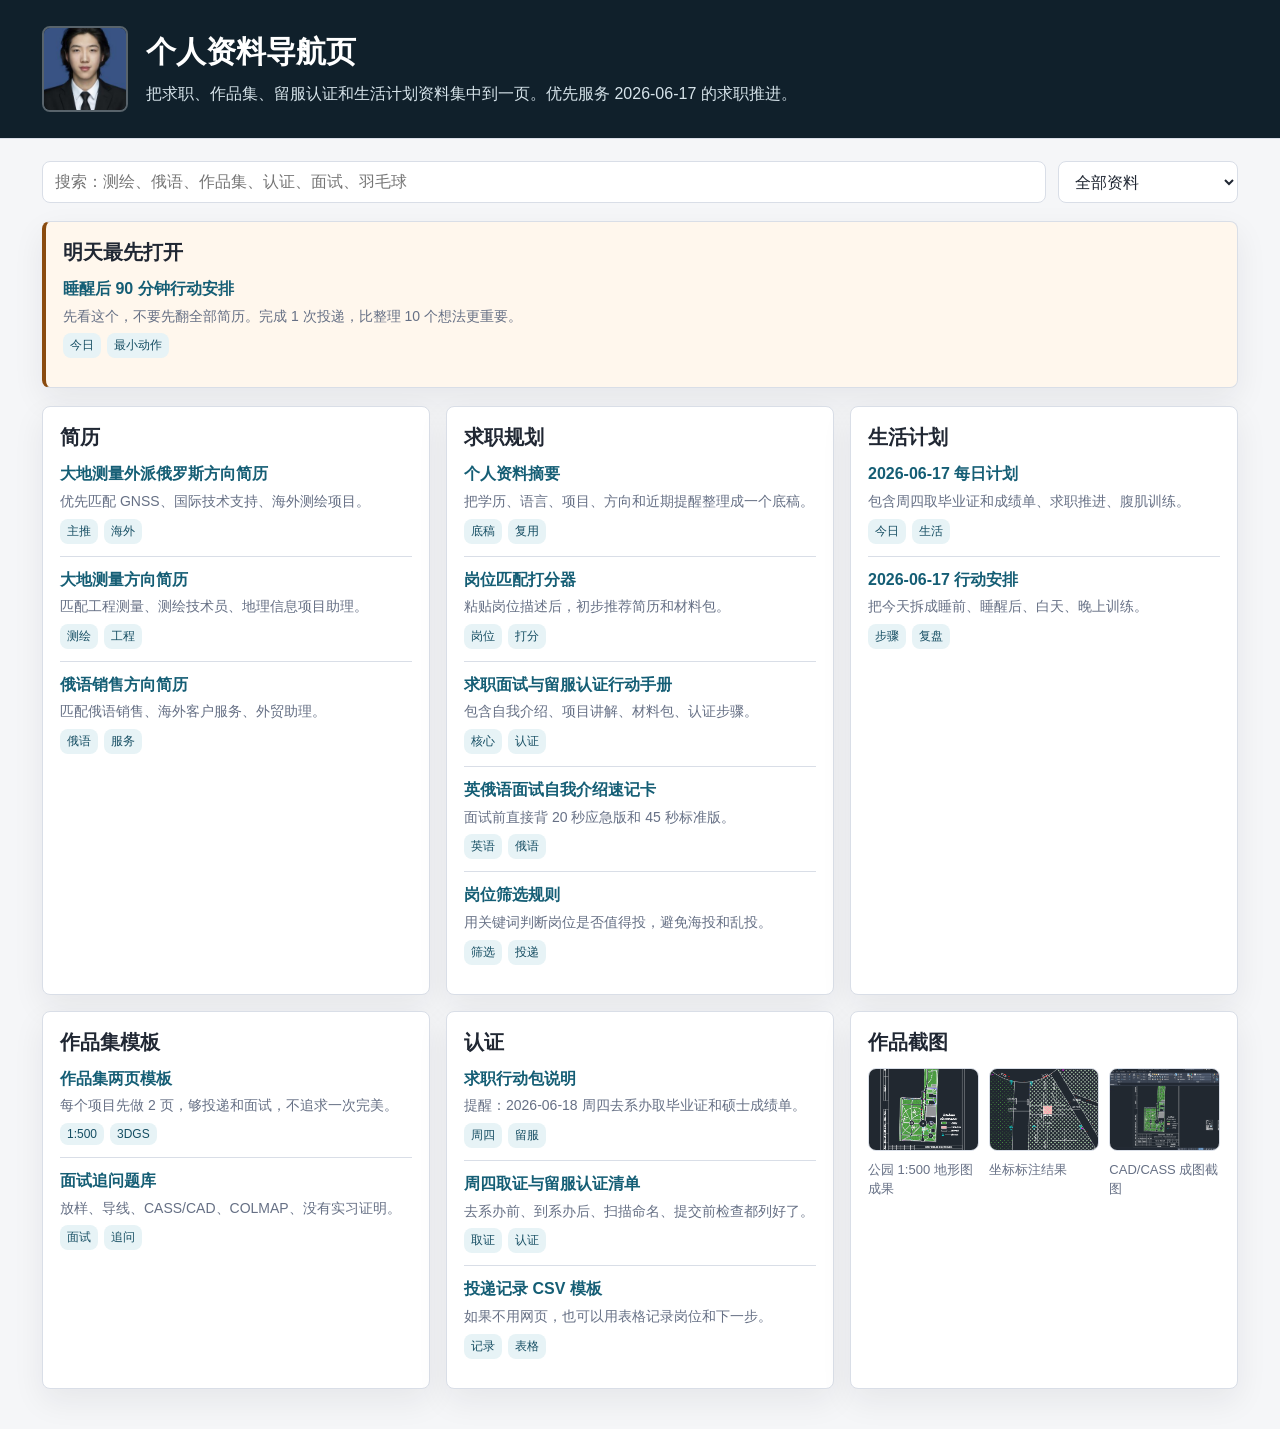
<file: 个人资料导航页/index.html>
﻿<!doctype html>
<html lang="zh-CN">
<head>
  <meta charset="utf-8">
  <meta name="viewport" content="width=device-width, initial-scale=1">
  <title>个人资料导航页</title>
  <style>
    :root {
      --bg: #f5f6f8;
      --ink: #202733;
      --muted: #667085;
      --line: #d9dee7;
      --panel: #fff;
      --accent: #155e75;
      --soft: #e7f3f6;
      --warn: #8a4b0f;
    }
    * { box-sizing: border-box; }
    body {
      margin: 0;
      color: var(--ink);
      background: var(--bg);
      font-family: "Microsoft YaHei", Arial, sans-serif;
    }
    header {
      display: grid;
      grid-template-columns: 86px 1fr;
      gap: 18px;
      align-items: center;
      padding: 26px clamp(16px, 4vw, 42px);
      border-bottom: 1px solid var(--line);
      background: #10202b;
      color: white;
    }
    header img {
      width: 86px;
      height: 86px;
      object-fit: cover;
      border-radius: 8px;
      border: 2px solid rgba(255,255,255,.3);
    }
    h1, h2, h3, p { margin-top: 0; }
    h1 { margin-bottom: 8px; font-size: 30px; }
    header p { margin-bottom: 0; color: #d6e3ea; line-height: 1.6; }
    main {
      display: grid;
      gap: 18px;
      padding: 22px clamp(16px, 4vw, 42px) 40px;
    }
    .toolbar {
      display: grid;
      grid-template-columns: minmax(0, 1fr) 180px;
      gap: 12px;
    }
    input, select {
      width: 100%;
      min-height: 42px;
      border: 1px solid var(--line);
      border-radius: 8px;
      padding: 0 12px;
      background: white;
      color: var(--ink);
      font: inherit;
    }
    .grid {
      display: grid;
      grid-template-columns: repeat(3, minmax(260px, 1fr));
      gap: 16px;
    }
    .section {
      padding: 17px;
      border: 1px solid var(--line);
      border-radius: 8px;
      background: var(--panel);
      box-shadow: 0 12px 32px rgba(25, 34, 45, .07);
    }
    .section h2 {
      margin-bottom: 12px;
      font-size: 20px;
    }
    .item {
      display: grid;
      gap: 6px;
      padding: 12px 0;
      border-top: 1px solid var(--line);
    }
    .item:first-of-type { border-top: 0; padding-top: 0; }
    .item a {
      color: var(--accent);
      font-weight: 700;
      text-decoration: none;
      line-height: 1.35;
    }
    .item a:hover { text-decoration: underline; }
    .item p {
      margin-bottom: 0;
      color: var(--muted);
      line-height: 1.55;
      font-size: 14px;
    }
    .tag-row {
      display: flex;
      flex-wrap: wrap;
      gap: 6px;
    }
    .tag {
      padding: 4px 7px;
      border-radius: 8px;
      background: var(--soft);
      color: #164e63;
      font-size: 12px;
    }
    .preview {
      display: grid;
      grid-template-columns: repeat(3, minmax(0, 1fr));
      gap: 10px;
    }
    figure { margin: 0; }
    figure img {
      width: 100%;
      aspect-ratio: 4 / 3;
      object-fit: cover;
      border: 1px solid var(--line);
      border-radius: 8px;
      background: #eef2f6;
    }
    figcaption {
      margin-top: 6px;
      color: var(--muted);
      font-size: 13px;
      line-height: 1.45;
    }
    .note {
      border-left: 4px solid var(--warn);
      background: #fff7ed;
    }
    .hidden { display: none; }
    @media (max-width: 980px) {
      .grid, .toolbar { grid-template-columns: 1fr; }
      .preview { grid-template-columns: repeat(2, minmax(0, 1fr)); }
    }
    @media (max-width: 560px) {
      header { grid-template-columns: 1fr; }
      .preview { grid-template-columns: 1fr; }
    }
  </style>
</head>
<body>
  <header>
    <img src="../assets/images/汲康康.png" alt="汲康康简历照片">
    <div>
      <h1>个人资料导航页</h1>
      <p>把求职、作品集、留服认证和生活计划资料集中到一页。优先服务 2026-06-17 的求职推进。</p>
    </div>
  </header>

  <main>
    <div class="toolbar">
      <input id="search" placeholder="搜索：测绘、俄语、作品集、认证、面试、羽毛球">
      <select id="filter">
        <option value="all">全部资料</option>
        <option value="resume">简历</option>
        <option value="plan">求职规划</option>
        <option value="portfolio">作品集</option>
        <option value="life">生活计划</option>
        <option value="cert">认证</option>
      </select>
    </div>

    <section class="section note">
      <h2>明天最先打开</h2>
      <div class="item" data-type="plan" data-keywords="求职 今日 行动 90分钟">
        <a href="../求职行动包/01_睡醒后90分钟.md">睡醒后 90 分钟行动安排</a>
        <p>先看这个，不要先翻全部简历。完成 1 次投递，比整理 10 个想法更重要。</p>
        <div class="tag-row"><span class="tag">今日</span><span class="tag">最小动作</span></div>
      </div>
    </section>

    <div class="grid" id="contentGrid">
      <section class="section">
        <h2>简历</h2>
        <div class="item" data-type="resume" data-keywords="大地测量 外派 俄罗斯 测绘 工程">
          <a href="../康康求职行动台/materials/viewer.html?id=survey-overseas-resume">大地测量外派俄罗斯方向简历</a>
          <p>优先匹配 GNSS、国际技术支持、海外测绘项目。</p>
          <div class="tag-row"><span class="tag">主推</span><span class="tag">海外</span></div>
        </div>
        <div class="item" data-type="resume" data-keywords="大地测量 工程测量 测绘">
          <a href="../康康求职行动台/materials/viewer.html?id=survey-resume">大地测量方向简历</a>
          <p>匹配工程测量、测绘技术员、地理信息项目助理。</p>
          <div class="tag-row"><span class="tag">测绘</span><span class="tag">工程</span></div>
        </div>
        <div class="item" data-type="resume" data-keywords="俄语 销售 客户服务 外贸">
          <a href="../康康求职行动台/materials/viewer.html?id=russian-sales-resume">俄语销售方向简历</a>
          <p>匹配俄语销售、海外客户服务、外贸助理。</p>
          <div class="tag-row"><span class="tag">俄语</span><span class="tag">服务</span></div>
        </div>
      </section>

      <section class="section">
        <h2>求职规划</h2>
        <div class="item" data-type="plan" data-keywords="个人资料 摘要 json 学历 项目 方向">
          <a href="../个人资料摘要.md">个人资料摘要</a>
          <p>把学历、语言、项目、方向和近期提醒整理成一个底稿。</p>
          <div class="tag-row"><span class="tag">底稿</span><span class="tag">复用</span></div>
        </div>
        <div class="item" data-type="plan" data-keywords="岗位 匹配 打分 gnss 俄语 测绘">
          <a href="../岗位匹配打分器/index.html">岗位匹配打分器</a>
          <p>粘贴岗位描述后，初步推荐简历和材料包。</p>
          <div class="tag-row"><span class="tag">岗位</span><span class="tag">打分</span></div>
        </div>
        <div class="item" data-type="plan cert" data-keywords="面试 留服 认证 行动 手册">
          <a href="../康康求职行动台/materials/viewer.html?id=interview-cert-handbook">求职面试与留服认证行动手册</a>
          <p>包含自我介绍、项目讲解、材料包、认证步骤。</p>
          <div class="tag-row"><span class="tag">核心</span><span class="tag">认证</span></div>
        </div>
        <div class="item" data-type="plan" data-keywords="英语 俄语 面试 自我介绍">
          <a href="../康康求职行动台/materials/viewer.html?id=en-ru-intro-card">英俄语面试自我介绍速记卡</a>
          <p>面试前直接背 20 秒应急版和 45 秒标准版。</p>
          <div class="tag-row"><span class="tag">英语</span><span class="tag">俄语</span></div>
        </div>
        <div class="item" data-type="plan" data-keywords="岗位 筛选 规则">
          <a href="../求职行动包/02_岗位筛选规则.md">岗位筛选规则</a>
          <p>用关键词判断岗位是否值得投，避免海投和乱投。</p>
          <div class="tag-row"><span class="tag">筛选</span><span class="tag">投递</span></div>
        </div>
      </section>

      <section class="section">
        <h2>生活计划</h2>
        <div class="item" data-type="life" data-keywords="每日计划 今天 周四 系办 成绩单 毕业证">
          <a href="../康康求职行动台/index.html#view=calendar">2026-06-17 每日计划</a>
          <p>包含周四取毕业证和成绩单、求职推进、腹肌训练。</p>
          <div class="tag-row"><span class="tag">今日</span><span class="tag">生活</span></div>
        </div>
        <div class="item" data-type="life" data-keywords="行动安排 睡醒后 复盘 训练">
          <a href="../康康求职行动台/index.html#view=calendar">2026-06-17 行动安排</a>
          <p>把今天拆成睡前、睡醒后、白天、晚上训练。</p>
          <div class="tag-row"><span class="tag">步骤</span><span class="tag">复盘</span></div>
        </div>
      </section>

      <section class="section">
        <h2>作品集模板</h2>
        <div class="item" data-type="portfolio" data-keywords="作品集 1:500 3DGS 天津地铁">
          <a href="../求职行动包/03_作品集两页模板.md">作品集两页模板</a>
          <p>每个项目先做 2 页，够投递和面试，不追求一次完美。</p>
          <div class="tag-row"><span class="tag">1:500</span><span class="tag">3DGS</span></div>
        </div>
        <div class="item" data-type="portfolio" data-keywords="面试 追问 问题库">
          <a href="../求职行动包/04_面试追问题库.md">面试追问题库</a>
          <p>放样、导线、CASS/CAD、COLMAP、没有实习证明。</p>
          <div class="tag-row"><span class="tag">面试</span><span class="tag">追问</span></div>
        </div>
      </section>

      <section class="section">
        <h2>认证</h2>
        <div class="item" data-type="cert" data-keywords="留服 认证 成绩单 毕业证 护照 出入境">
          <a href="../求职行动包/00_先读我.md">求职行动包说明</a>
          <p>提醒：2026-06-18 周四去系办取毕业证和硕士成绩单。</p>
          <div class="tag-row"><span class="tag">周四</span><span class="tag">留服</span></div>
        </div>
        <div class="item" data-type="cert" data-keywords="周四 取证 留服 认证 成绩单 毕业证 国家政务服务平台">
          <a href="../求职行动包/08_周四取证与留服认证清单.md">周四取证与留服认证清单</a>
          <p>去系办前、到系办后、扫描命名、提交前检查都列好了。</p>
          <div class="tag-row"><span class="tag">取证</span><span class="tag">认证</span></div>
        </div>
        <div class="item" data-type="cert" data-keywords="投递记录 csv">
          <a href="../求职行动包/05_投递记录模板.csv">投递记录 CSV 模板</a>
          <p>如果不用网页，也可以用表格记录岗位和下一步。</p>
          <div class="tag-row"><span class="tag">记录</span><span class="tag">表格</span></div>
        </div>
      </section>

      <section class="section">
        <h2>作品截图</h2>
        <div class="preview">
          <figure data-type="portfolio" data-keywords="公园 地形图">
            <a href="../assets/images/公园完成图.png"><img src="../assets/images/公园完成图.png" alt="公园完成图"></a>
            <figcaption>公园 1:500 地形图成果</figcaption>
          </figure>
          <figure data-type="portfolio" data-keywords="坐标 标注">
            <a href="../assets/images/坐标标注结果图.png"><img src="../assets/images/坐标标注结果图.png" alt="坐标标注结果图"></a>
            <figcaption>坐标标注结果</figcaption>
          </figure>
          <figure data-type="portfolio" data-keywords="cad cass">
            <a href="../assets/images/cad.png"><img src="../assets/images/cad.png" alt="CAD 截图"></a>
            <figcaption>CAD/CASS 成图截图</figcaption>
          </figure>
        </div>
      </section>
    </div>
  </main>

  <script>
    const search = document.getElementById("search");
    const filter = document.getElementById("filter");
    const nodes = [...document.querySelectorAll("[data-type]")];

    function applyFilter() {
      const q = search.value.trim().toLowerCase();
      const type = filter.value;
      nodes.forEach(node => {
        const haystack = `${node.textContent} ${node.dataset.keywords || ""}`.toLowerCase();
        const typeOk = type === "all" || node.dataset.type.split(" ").includes(type);
        const queryOk = !q || haystack.includes(q);
        node.classList.toggle("hidden", !(typeOk && queryOk));
      });
    }

    search.addEventListener("input", applyFilter);
    filter.addEventListener("change", applyFilter);
  </script>
</body>
</html>
</file>
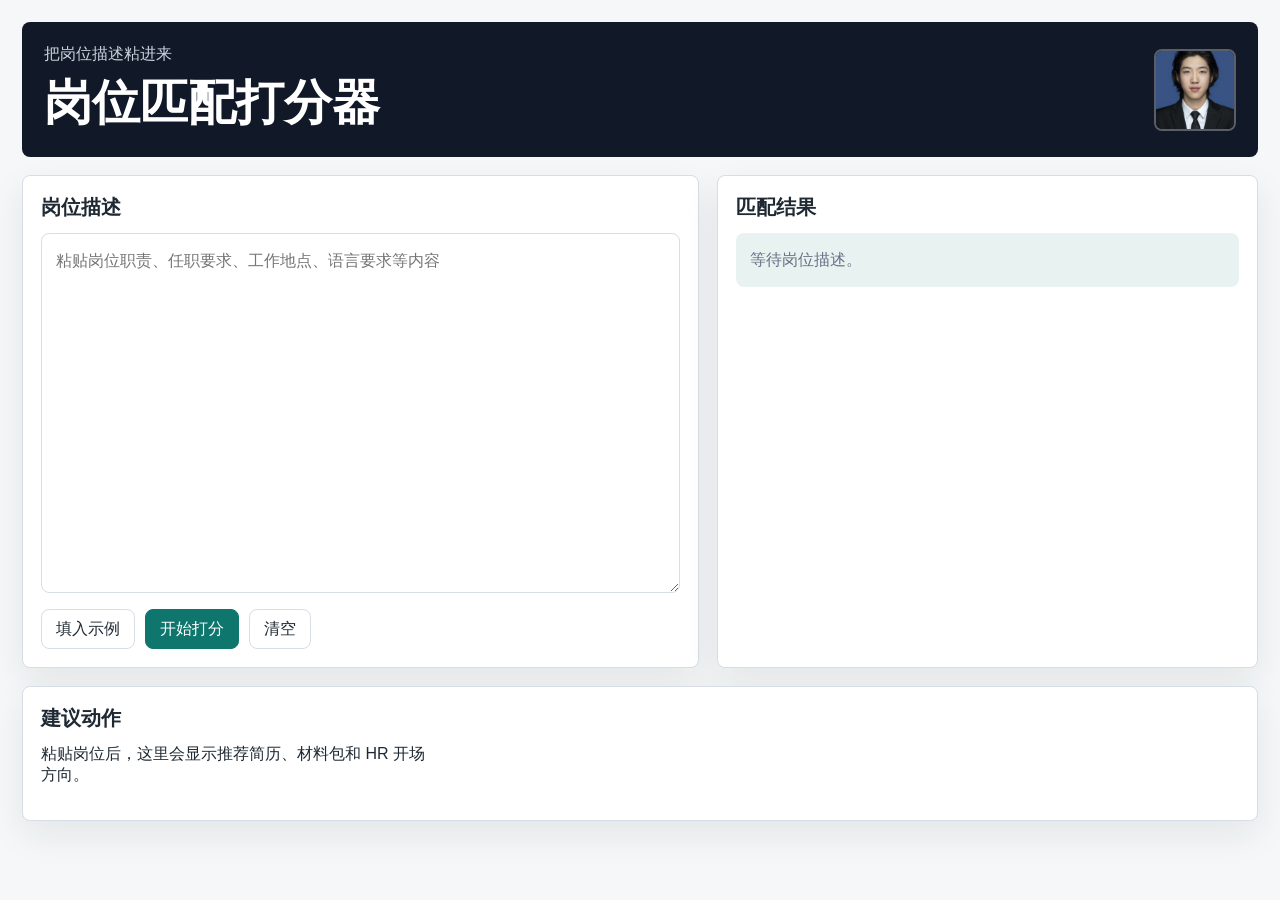
<file: 岗位匹配打分器/index.html>
﻿<!doctype html>
<html lang="zh-CN">
<head>
  <meta charset="utf-8">
  <meta name="viewport" content="width=device-width, initial-scale=1">
  <title>岗位匹配打分器</title>
  <link rel="stylesheet" href="styles.css">
</head>
<body>
  <main>
    <header>
      <div>
        <p>把岗位描述粘进来</p>
        <h1>岗位匹配打分器</h1>
      </div>
      <img src="../assets/images/汲康康.png" alt="汲康康简历照片">
    </header>

    <section class="workbench">
      <div class="panel input-panel">
        <h2>岗位描述</h2>
        <textarea id="jobText" placeholder="粘贴岗位职责、任职要求、工作地点、语言要求等内容"></textarea>
        <div class="actions">
          <button id="sample">填入示例</button>
          <button id="score">开始打分</button>
          <button id="clear">清空</button>
        </div>
      </div>

      <div class="panel result-panel">
        <h2>匹配结果</h2>
        <div id="summary" class="summary">等待岗位描述。</div>
        <div id="scores" class="scores"></div>
      </div>
    </section>

    <section class="panel">
      <h2>建议动作</h2>
      <div id="advice" class="advice">
        <p>粘贴岗位后，这里会显示推荐简历、材料包和 HR 开场方向。</p>
      </div>
    </section>
  </main>

  <script src="app.js"></script>
</body>
</html>
</file>
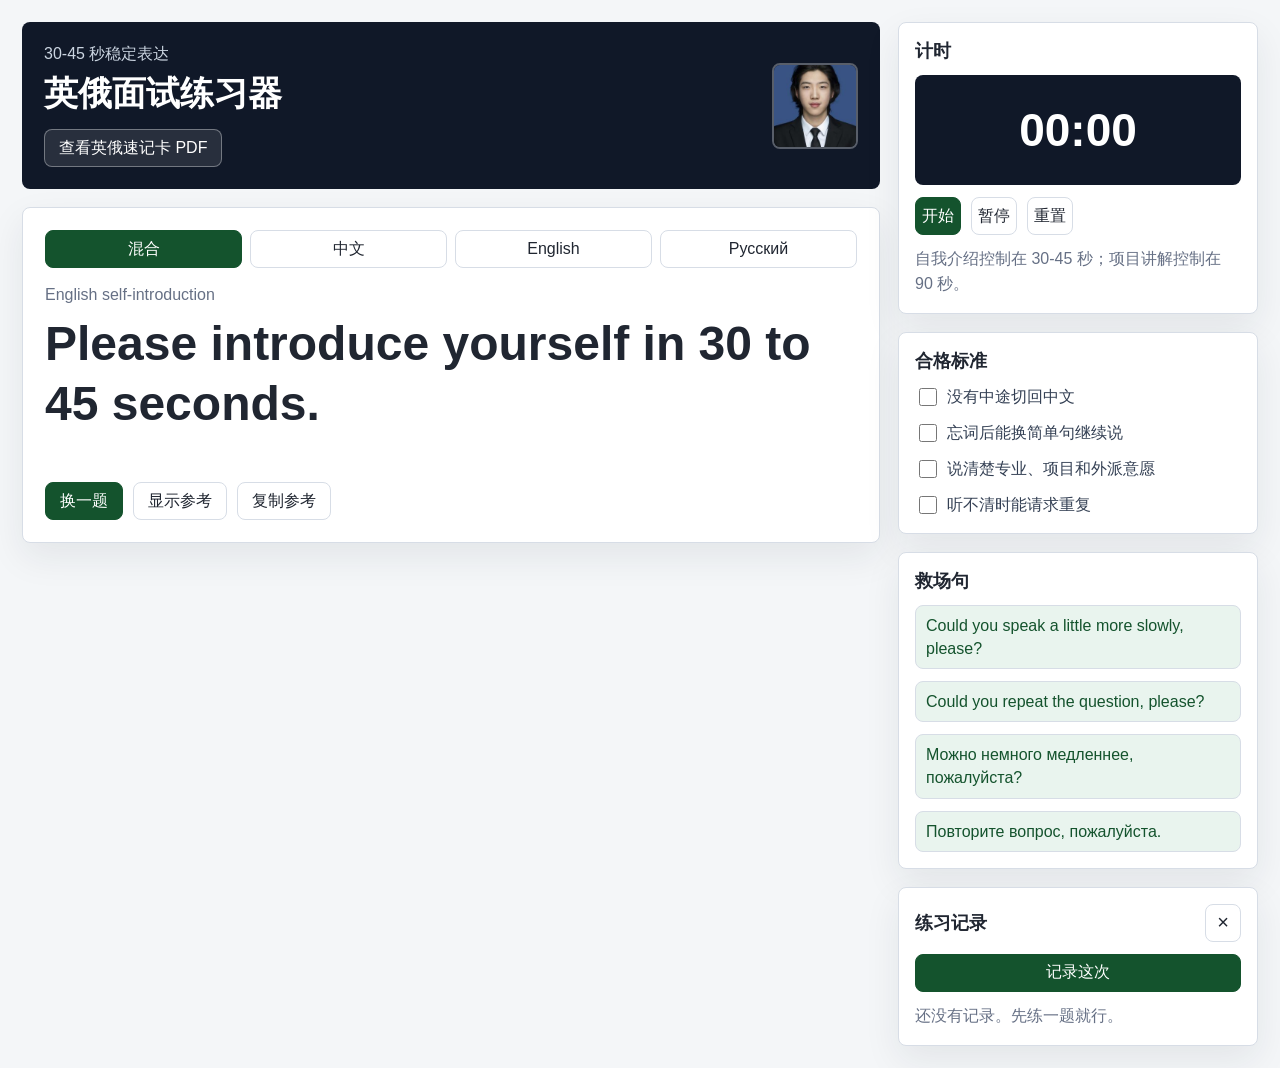
<file: 英俄面试练习器/index.html>
﻿<!doctype html>
<html lang="zh-CN">
<head>
  <meta charset="utf-8">
  <meta name="viewport" content="width=device-width, initial-scale=1">
  <title>英俄面试练习器</title>
  <link rel="stylesheet" href="styles.css">
</head>
<body>
  <main class="app">
    <section class="practice">
      <header>
        <div>
          <p class="eyebrow">30-45 秒稳定表达</p>
          <h1>英俄面试练习器</h1>
          <a class="header-link" href="../康康求职行动台/materials/viewer.html?id=en-ru-intro-card">查看英俄速记卡 PDF</a>
        </div>
        <img src="../assets/images/汲康康.png" alt="汲康康简历照片">
      </header>

      <div class="question-board">
        <div class="mode-row" role="tablist" aria-label="练习模式">
          <button class="mode active" data-mode="mixed">混合</button>
          <button class="mode" data-mode="cn">中文</button>
          <button class="mode" data-mode="en">English</button>
          <button class="mode" data-mode="ru">Русский</button>
        </div>
        <p class="label" id="questionType">混合问题</p>
        <h2 id="question">请做一次 45 秒英文自我介绍。</h2>
        <div class="actions">
          <button id="nextQuestion">换一题</button>
          <button id="showAnswer">显示参考</button>
          <button id="copyAnswer">复制参考</button>
        </div>
      </div>

      <div class="answer" id="answer"></div>
    </section>

    <aside class="coach">
      <section class="panel timer-panel">
        <h2>计时</h2>
        <div class="timer" id="timer">00:00</div>
        <div class="timer-buttons">
          <button id="start">开始</button>
          <button id="stop">暂停</button>
          <button id="reset">重置</button>
        </div>
        <p class="hint">自我介绍控制在 30-45 秒；项目讲解控制在 90 秒。</p>
      </section>

      <section class="panel">
        <h2>合格标准</h2>
        <label><input type="checkbox"> 没有中途切回中文</label>
        <label><input type="checkbox"> 忘词后能换简单句继续说</label>
        <label><input type="checkbox"> 说清楚专业、项目和外派意愿</label>
        <label><input type="checkbox"> 听不清时能请求重复</label>
      </section>

      <section class="panel">
        <h2>救场句</h2>
        <button class="phrase" data-text="Could you speak a little more slowly, please?">Could you speak a little more slowly, please?</button>
        <button class="phrase" data-text="Could you repeat the question, please?">Could you repeat the question, please?</button>
        <button class="phrase" data-text="Можно немного медленнее, пожалуйста?">Можно немного медленнее, пожалуйста?</button>
        <button class="phrase" data-text="Повторите вопрос, пожалуйста.">Повторите вопрос, пожалуйста.</button>
      </section>

      <section class="panel">
        <div class="panel-head">
          <h2>练习记录</h2>
          <button id="clearLog" title="清空记录">×</button>
        </div>
        <button id="saveLog">记录这次</button>
        <div class="log" id="log"></div>
      </section>
    </aside>
  </main>

  <div class="toast" id="toast"></div>
  <script src="app.js"></script>
</body>
</html>
</file>
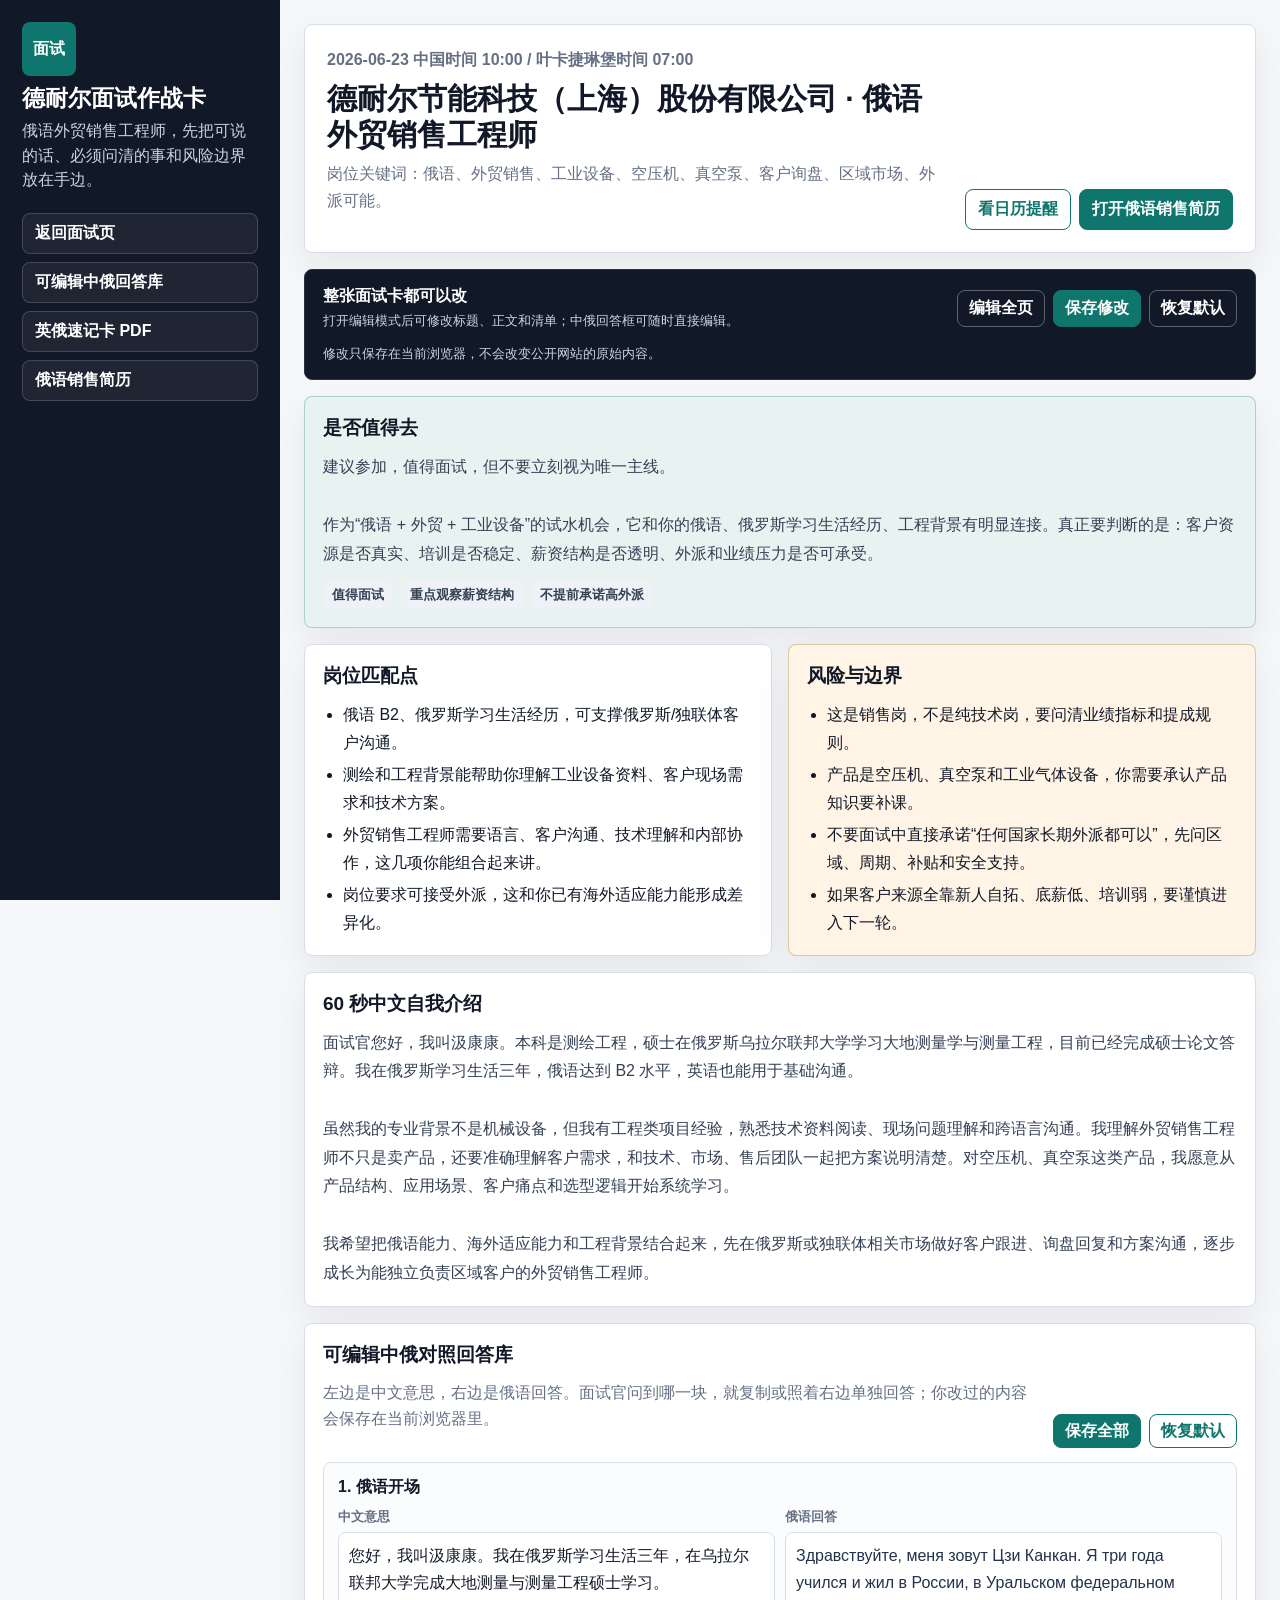
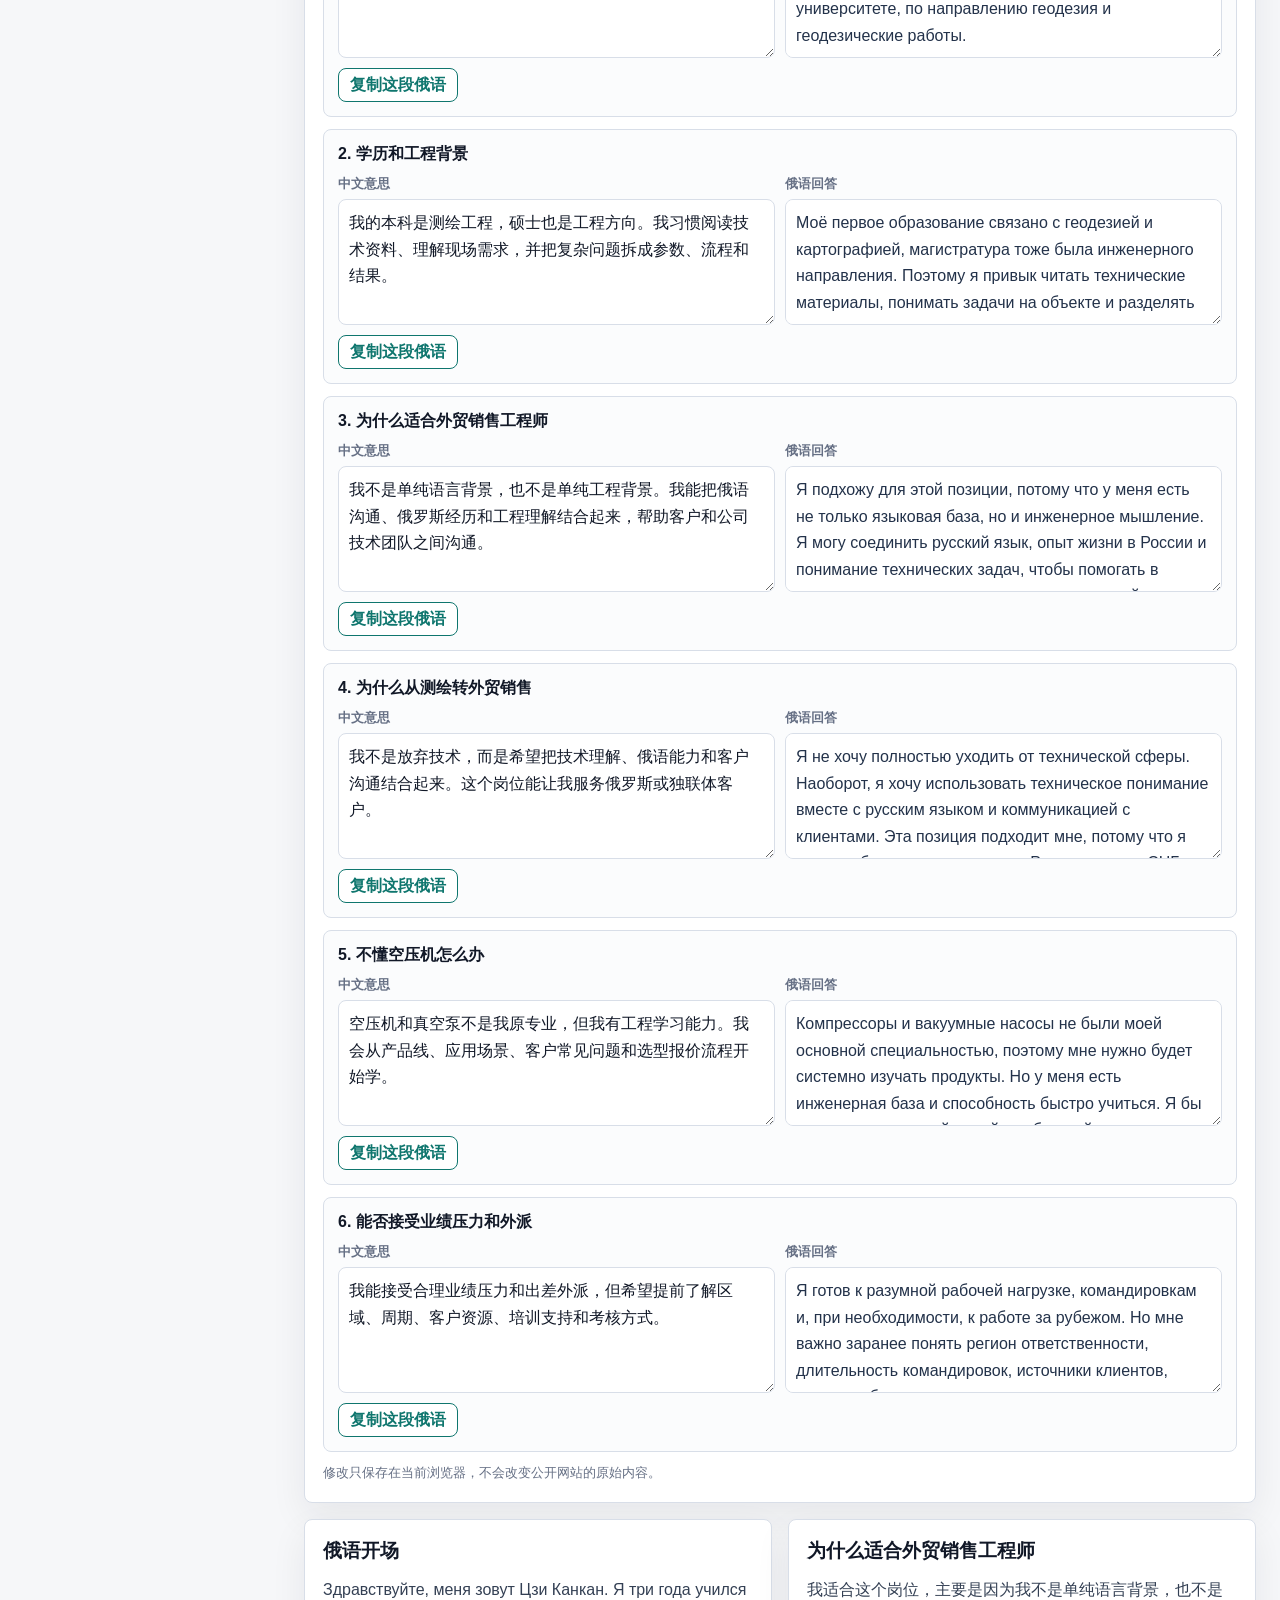
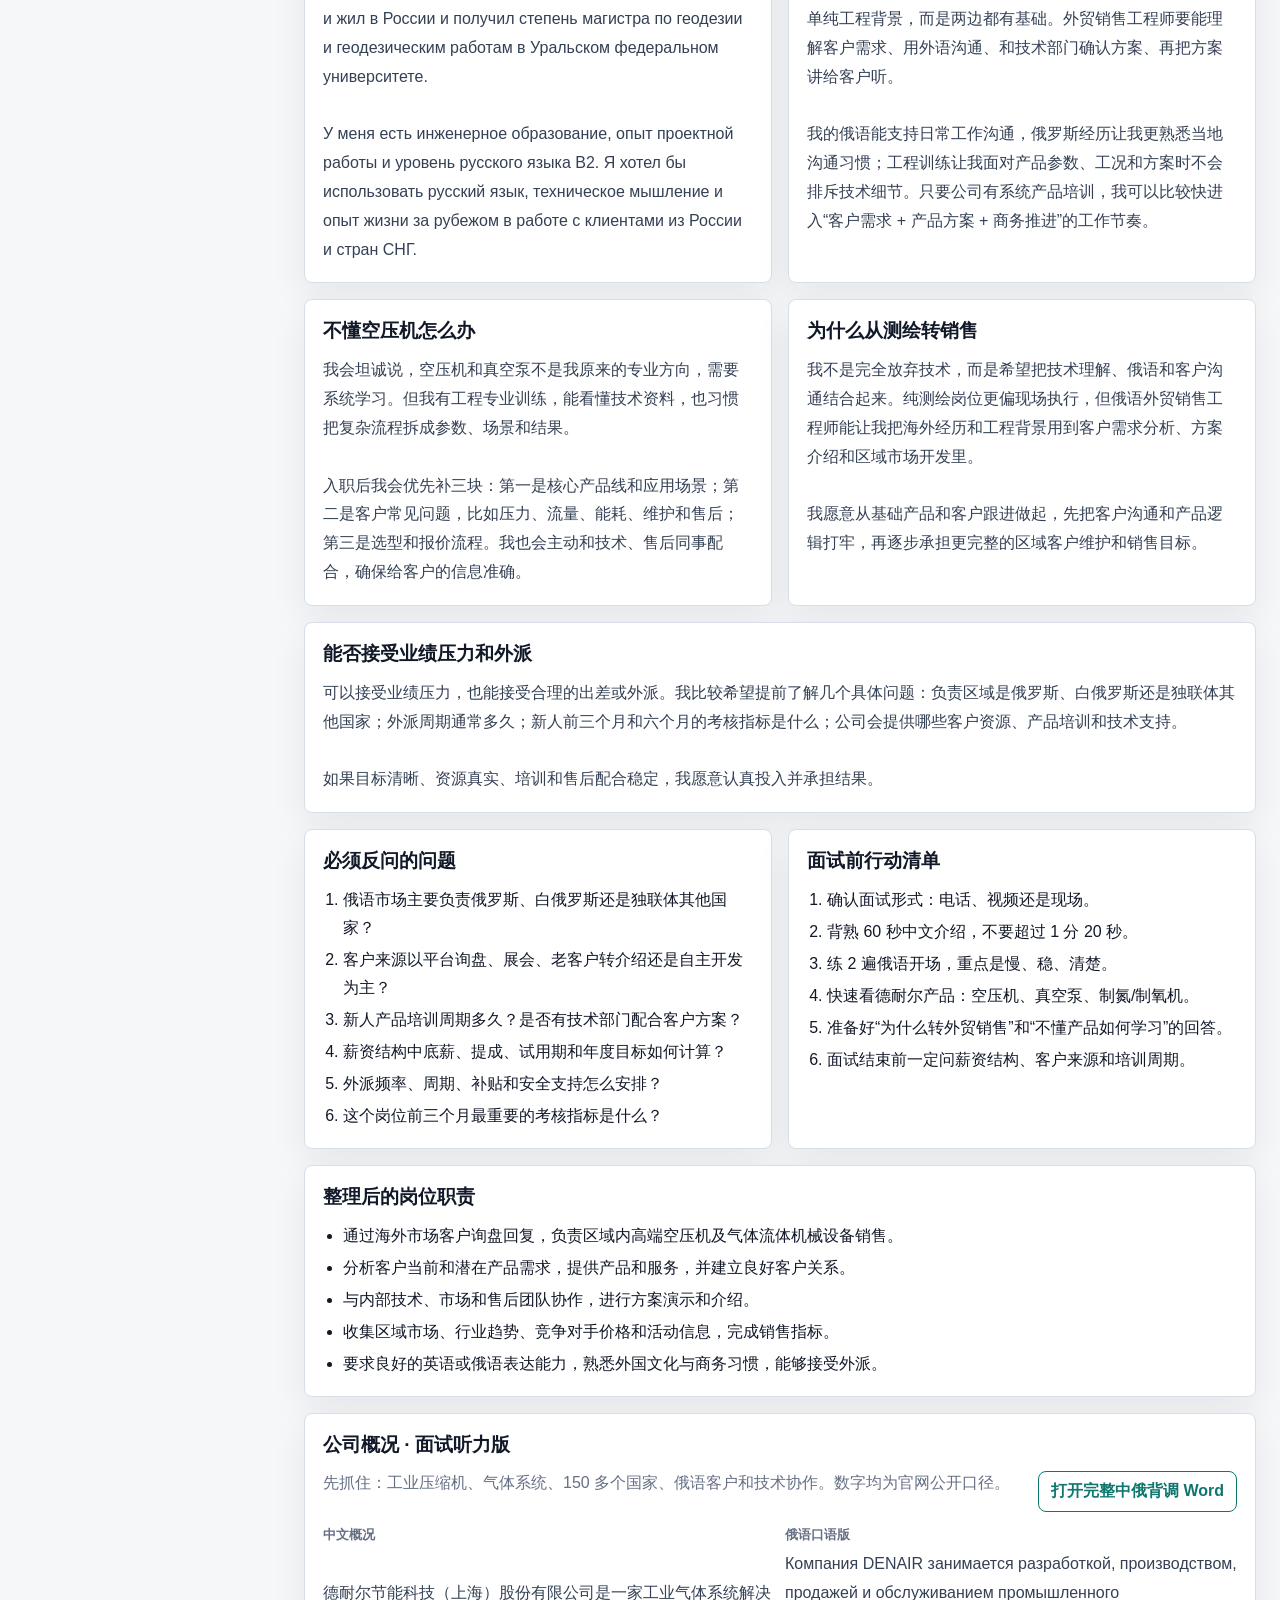
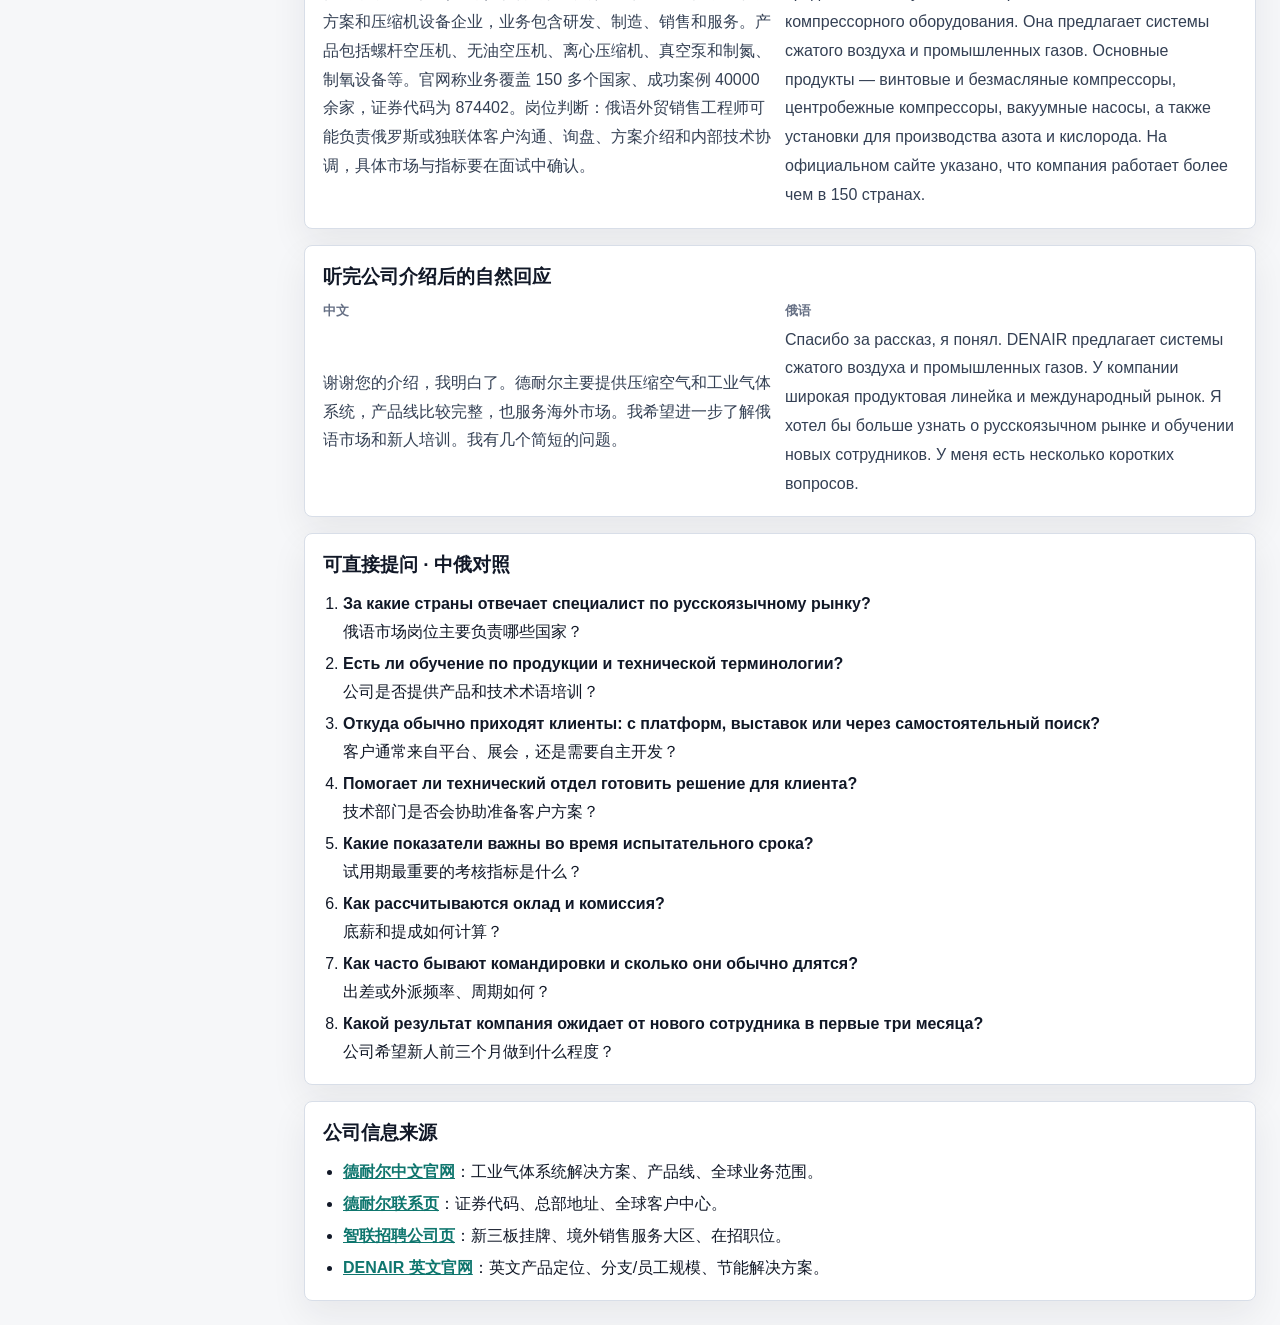
<file: 康康求职行动台/interviews/denair-2026-06-23.html>
<!doctype html>
<html lang="zh-CN">
<head>
  <meta charset="utf-8">
  <meta name="viewport" content="width=device-width, initial-scale=1">
  <title>德耐尔俄语外贸销售工程师面试卡</title>
  <link rel="stylesheet" href="interview-editor.css">
  <style>
    :root {
      --bg: #f6f7f9;
      --ink: #111827;
      --muted: #667085;
      --line: #d8dee8;
      --panel: #fff;
      --accent: #0f766e;
      --soft: #e8f3f1;
      --dark: #111827;
      --warn: #8a4b0f;
      --warn-bg: #fff4e5;
    }

    * { box-sizing: border-box; }

    body {
      margin: 0;
      min-height: 100vh;
      color: var(--ink);
      background: var(--bg);
      font-family: "Microsoft YaHei", "PingFang SC", Arial, sans-serif;
    }

    .shell {
      display: grid;
      grid-template-columns: 280px minmax(0, 1fr);
      min-height: 100vh;
    }

    aside {
      position: sticky;
      top: 0;
      height: 100vh;
      padding: 22px;
      background: var(--dark);
      color: white;
      overflow: auto;
    }

    .brand {
      display: grid;
      gap: 8px;
      margin-bottom: 20px;
    }

    .mark {
      display: grid;
      place-items: center;
      width: 54px;
      height: 54px;
      border-radius: 8px;
      background: var(--accent);
      font-weight: 800;
    }

    h1, h2, h3, p { margin-top: 0; }

    h1 {
      margin-bottom: 6px;
      font-size: 23px;
      line-height: 1.25;
    }

    aside p {
      margin-bottom: 0;
      color: #cbd5e1;
      line-height: 1.55;
    }

    nav {
      display: grid;
      gap: 8px;
      margin-top: 20px;
    }

    nav a,
    .button {
      min-height: 38px;
      padding: 9px 12px;
      border: 1px solid rgba(255,255,255,.16);
      border-radius: 8px;
      color: white;
      text-decoration: none;
      background: rgba(255,255,255,.06);
      font-weight: 700;
    }

    nav a:hover {
      background: white;
      color: var(--dark);
    }

    main {
      display: grid;
      gap: 16px;
      padding: 24px;
    }

    .hero,
    .panel {
      border: 1px solid var(--line);
      border-radius: 8px;
      background: var(--panel);
      box-shadow: 0 14px 36px rgba(28, 35, 48, .07);
    }

    .hero {
      display: grid;
      grid-template-columns: minmax(0, 1fr) auto;
      gap: 16px;
      align-items: end;
      padding: 22px;
    }

    .eyebrow {
      margin-bottom: 8px;
      color: var(--accent);
      font-weight: 700;
    }

    .hero h2 {
      margin-bottom: 8px;
      font-size: 30px;
      line-height: 1.2;
    }

    .hero p,
    .muted {
      color: var(--muted);
      line-height: 1.65;
    }

    .actions {
      display: flex;
      flex-wrap: wrap;
      gap: 8px;
      justify-content: flex-end;
    }

    .button {
      display: inline-flex;
      align-items: center;
      justify-content: center;
      border-color: var(--accent);
      background: var(--accent);
      color: white;
    }

    .button.ghost {
      background: white;
      color: var(--accent);
    }

    .grid {
      display: grid;
      grid-template-columns: repeat(2, minmax(0, 1fr));
      gap: 16px;
    }

    .panel {
      padding: 18px;
    }

    .panel h3 {
      margin-bottom: 12px;
      font-size: 19px;
    }

    .verdict {
      border-color: rgba(15, 118, 110, .28);
      background: var(--soft);
    }

    .risk {
      border-color: rgba(138, 75, 15, .28);
      background: var(--warn-bg);
    }

    ul, ol {
      margin: 0;
      padding-left: 20px;
      line-height: 1.75;
    }

    li + li {
      margin-top: 4px;
    }

    .script {
      margin: 0;
      color: #344054;
      line-height: 1.8;
      white-space: pre-line;
    }

    .tag-row {
      display: flex;
      flex-wrap: wrap;
      gap: 8px;
      margin-top: 12px;
    }

    .tag {
      padding: 5px 9px;
      border-radius: 8px;
      background: #eef2f7;
      color: #344054;
      font-size: 13px;
      font-weight: 700;
    }

    .source-list a {
      color: var(--accent);
      font-weight: 700;
    }

    .edit-head {
      display: grid;
      grid-template-columns: minmax(0, 1fr) auto;
      gap: 12px;
      align-items: end;
      margin-bottom: 14px;
    }

    .answer-bank {
      display: grid;
      gap: 12px;
    }

    .answer-card {
      display: grid;
      gap: 10px;
      padding: 14px;
      border: 1px solid var(--line);
      border-radius: 8px;
      background: #fbfcfd;
    }

    .answer-card h4 {
      margin: 0;
      font-size: 16px;
    }

    .answer-grid {
      display: grid;
      grid-template-columns: repeat(2, minmax(0, 1fr));
      gap: 10px;
    }

    .edit-field {
      display: grid;
      gap: 6px;
    }

    .edit-field label {
      color: var(--muted);
      font-size: 13px;
      font-weight: 700;
    }

    .editable-answer {
      width: 100%;
      min-height: 126px;
      resize: vertical;
      padding: 10px;
      border: 1px solid var(--line);
      border-radius: 8px;
      color: var(--ink);
      background: white;
      font: inherit;
      line-height: 1.65;
    }

    .editable-answer[data-lang="ru"] {
      color: #23324a;
    }

    .copy-row {
      display: flex;
      flex-wrap: wrap;
      gap: 8px;
    }

    .small-btn {
      min-height: 34px;
      padding: 0 11px;
      border: 1px solid var(--accent);
      border-radius: 8px;
      background: white;
      color: var(--accent);
      font: inherit;
      font-weight: 700;
      cursor: pointer;
    }

    .small-btn.primary {
      background: var(--accent);
      color: white;
    }

    .save-status {
      min-height: 20px;
      margin: 12px 0 0;
      color: var(--muted);
      font-size: 13px;
    }

    @media (max-width: 920px) {
      .shell,
      .hero,
      .grid,
      .edit-head,
      .answer-grid {
        grid-template-columns: 1fr;
      }

      aside {
        position: relative;
        height: auto;
      }

      main {
        padding: 14px;
      }

      .actions {
        justify-content: flex-start;
      }
    }
  </style>
</head>
<body data-interview-storage-key="denair-2026-06-23" data-legacy-answer-key="denairEditableAnswers">
  <div class="shell">
    <aside>
      <div class="brand">
        <div class="mark">面试</div>
        <div>
          <h1>德耐尔面试作战卡</h1>
          <p>俄语外贸销售工程师，先把可说的话、必须问清的事和风险边界放在手边。</p>
        </div>
      </div>
      <nav>
        <a href="../index.html#view=interview">返回面试页</a>
        <a href="#editable-ru">可编辑中俄回答库</a>
        <a href="../materials/viewer.html?id=en-ru-intro-card">英俄速记卡 PDF</a>
        <a href="../materials/viewer.html?id=russian-sales-resume">俄语销售简历</a>
      </nav>
    </aside>

    <main>
      <section class="hero">
        <div>
          <p class="eyebrow">2026-06-23 中国时间 10:00 / 叶卡捷琳堡时间 07:00</p>
          <h2>德耐尔节能科技（上海）股份有限公司 · 俄语外贸销售工程师</h2>
          <p>岗位关键词：俄语、外贸销售、工业设备、空压机、真空泵、客户询盘、区域市场、外派可能。</p>
        </div>
        <div class="actions">
          <a class="button ghost" href="../index.html#view=calendar">看日历提醒</a>
          <a class="button" href="../materials/viewer.html?id=russian-sales-resume">打开俄语销售简历</a>
        </div>
      </section>

      <section class="editor-toolbar" aria-label="面试卡编辑工具">
        <div>
          <strong>整张面试卡都可以改</strong>
          <span>打开编辑模式后可修改标题、正文和清单；中俄回答框可随时直接编辑。</span>
        </div>
        <div class="editor-actions">
          <button class="editor-button" type="button" data-edit-card>编辑全页</button>
          <button class="editor-button primary" type="button" data-save-card>保存修改</button>
          <button class="editor-button" type="button" data-reset-card>恢复默认</button>
        </div>
        <p class="editor-status" data-editor-status></p>
      </section>

      <section class="panel verdict">
        <h3>是否值得去</h3>
        <p class="script">建议参加，值得面试，但不要立刻视为唯一主线。

作为“俄语 + 外贸 + 工业设备”的试水机会，它和你的俄语、俄罗斯学习生活经历、工程背景有明显连接。真正要判断的是：客户资源是否真实、培训是否稳定、薪资结构是否透明、外派和业绩压力是否可承受。</p>
        <div class="tag-row">
          <span class="tag">值得面试</span>
          <span class="tag">重点观察薪资结构</span>
          <span class="tag">不提前承诺高外派</span>
        </div>
      </section>

      <div class="grid">
        <section class="panel">
          <h3>岗位匹配点</h3>
          <ul>
            <li>俄语 B2、俄罗斯学习生活经历，可支撑俄罗斯/独联体客户沟通。</li>
            <li>测绘和工程背景能帮助你理解工业设备资料、客户现场需求和技术方案。</li>
            <li>外贸销售工程师需要语言、客户沟通、技术理解和内部协作，这几项你能组合起来讲。</li>
            <li>岗位要求可接受外派，这和你已有海外适应能力能形成差异化。</li>
          </ul>
        </section>

        <section class="panel risk">
          <h3>风险与边界</h3>
          <ul>
            <li>这是销售岗，不是纯技术岗，要问清业绩指标和提成规则。</li>
            <li>产品是空压机、真空泵和工业气体设备，你需要承认产品知识要补课。</li>
            <li>不要面试中直接承诺“任何国家长期外派都可以”，先问区域、周期、补贴和安全支持。</li>
            <li>如果客户来源全靠新人自拓、底薪低、培训弱，要谨慎进入下一轮。</li>
          </ul>
        </section>
      </div>

      <section class="panel">
        <h3>60 秒中文自我介绍</h3>
          <p class="script">面试官您好，我叫汲康康。本科是测绘工程，硕士在俄罗斯乌拉尔联邦大学学习大地测量学与测量工程，目前已经完成硕士论文答辩。我在俄罗斯学习生活三年，俄语达到 B2 水平，英语也能用于基础沟通。

虽然我的专业背景不是机械设备，但我有工程类项目经验，熟悉技术资料阅读、现场问题理解和跨语言沟通。我理解外贸销售工程师不只是卖产品，还要准确理解客户需求，和技术、市场、售后团队一起把方案说明清楚。对空压机、真空泵这类产品，我愿意从产品结构、应用场景、客户痛点和选型逻辑开始系统学习。

我希望把俄语能力、海外适应能力和工程背景结合起来，先在俄罗斯或独联体相关市场做好客户跟进、询盘回复和方案沟通，逐步成长为能独立负责区域客户的外贸销售工程师。</p>
      </section>

      <section class="panel" id="editable-ru">
        <div class="edit-head">
          <div>
            <h3>可编辑中俄对照回答库</h3>
            <p class="muted">左边是中文意思，右边是俄语回答。面试官问到哪一块，就复制或照着右边单独回答；你改过的内容会保存在当前浏览器里。</p>
          </div>
          <div class="copy-row">
            <button class="small-btn primary" data-save-answers>保存全部</button>
            <button class="small-btn" data-reset-answers>恢复默认</button>
          </div>
        </div>
        <div class="answer-bank">
          <article class="answer-card">
            <h4>1. 俄语开场</h4>
            <div class="answer-grid">
              <div class="edit-field">
                <label>中文意思</label>
                <textarea class="editable-answer" data-answer-key="opening-cn" data-lang="cn">您好，我叫汲康康。我在俄罗斯学习生活三年，在乌拉尔联邦大学完成大地测量与测量工程硕士学习。</textarea>
              </div>
              <div class="edit-field">
                <label>俄语回答</label>
                <textarea class="editable-answer" data-answer-key="opening-ru" data-lang="ru">Здравствуйте, меня зовут Цзи Канкан. Я три года учился и жил в России, в Уральском федеральном университете, по направлению геодезия и геодезические работы.</textarea>
              </div>
            </div>
            <div class="copy-row"><button class="small-btn" data-copy-answer="opening-ru">复制这段俄语</button></div>
          </article>

          <article class="answer-card">
            <h4>2. 学历和工程背景</h4>
            <div class="answer-grid">
              <div class="edit-field">
                <label>中文意思</label>
                <textarea class="editable-answer" data-answer-key="education-cn" data-lang="cn">我的本科是测绘工程，硕士也是工程方向。我习惯阅读技术资料、理解现场需求，并把复杂问题拆成参数、流程和结果。</textarea>
              </div>
              <div class="edit-field">
                <label>俄语回答</label>
                <textarea class="editable-answer" data-answer-key="education-ru" data-lang="ru">Моё первое образование связано с геодезией и картографией, магистратура тоже была инженерного направления. Поэтому я привык читать технические материалы, понимать задачи на объекте и разделять сложные вопросы на параметры, процесс и результат.</textarea>
              </div>
            </div>
            <div class="copy-row"><button class="small-btn" data-copy-answer="education-ru">复制这段俄语</button></div>
          </article>

          <article class="answer-card">
            <h4>3. 为什么适合外贸销售工程师</h4>
            <div class="answer-grid">
              <div class="edit-field">
                <label>中文意思</label>
                <textarea class="editable-answer" data-answer-key="fit-cn" data-lang="cn">我不是单纯语言背景，也不是单纯工程背景。我能把俄语沟通、俄罗斯经历和工程理解结合起来，帮助客户和公司技术团队之间沟通。</textarea>
              </div>
              <div class="edit-field">
                <label>俄语回答</label>
                <textarea class="editable-answer" data-answer-key="fit-ru" data-lang="ru">Я подхожу для этой позиции, потому что у меня есть не только языковая база, но и инженерное мышление. Я могу соединить русский язык, опыт жизни в России и понимание технических задач, чтобы помогать в коммуникации между клиентом и технической командой компании.</textarea>
              </div>
            </div>
            <div class="copy-row"><button class="small-btn" data-copy-answer="fit-ru">复制这段俄语</button></div>
          </article>

          <article class="answer-card">
            <h4>4. 为什么从测绘转外贸销售</h4>
            <div class="answer-grid">
              <div class="edit-field">
                <label>中文意思</label>
                <textarea class="editable-answer" data-answer-key="transfer-cn" data-lang="cn">我不是放弃技术，而是希望把技术理解、俄语能力和客户沟通结合起来。这个岗位能让我服务俄罗斯或独联体客户。</textarea>
              </div>
              <div class="edit-field">
                <label>俄语回答</label>
                <textarea class="editable-answer" data-answer-key="transfer-ru" data-lang="ru">Я не хочу полностью уходить от технической сферы. Наоборот, я хочу использовать техническое понимание вместе с русским языком и коммуникацией с клиентами. Эта позиция подходит мне, потому что я смогу работать с клиентами из России и стран СНГ.</textarea>
              </div>
            </div>
            <div class="copy-row"><button class="small-btn" data-copy-answer="transfer-ru">复制这段俄语</button></div>
          </article>

          <article class="answer-card">
            <h4>5. 不懂空压机怎么办</h4>
            <div class="answer-grid">
              <div class="edit-field">
                <label>中文意思</label>
                <textarea class="editable-answer" data-answer-key="product-cn" data-lang="cn">空压机和真空泵不是我原专业，但我有工程学习能力。我会从产品线、应用场景、客户常见问题和选型报价流程开始学。</textarea>
              </div>
              <div class="edit-field">
                <label>俄语回答</label>
                <textarea class="editable-answer" data-answer-key="product-ru" data-lang="ru">Компрессоры и вакуумные насосы не были моей основной специальностью, поэтому мне нужно будет системно изучать продукты. Но у меня есть инженерная база и способность быстро учиться. Я бы начал с продуктовой линейки, областей применения, типичных вопросов клиентов и процесса подбора оборудования и расчёта предложения.</textarea>
              </div>
            </div>
            <div class="copy-row"><button class="small-btn" data-copy-answer="product-ru">复制这段俄语</button></div>
          </article>

          <article class="answer-card">
            <h4>6. 能否接受业绩压力和外派</h4>
            <div class="answer-grid">
              <div class="edit-field">
                <label>中文意思</label>
                <textarea class="editable-answer" data-answer-key="pressure-cn" data-lang="cn">我能接受合理业绩压力和出差外派，但希望提前了解区域、周期、客户资源、培训支持和考核方式。</textarea>
              </div>
              <div class="edit-field">
                <label>俄语回答</label>
                <textarea class="editable-answer" data-answer-key="pressure-ru" data-lang="ru">Я готов к разумной рабочей нагрузке, командировкам и, при необходимости, к работе за рубежом. Но мне важно заранее понять регион ответственности, длительность командировок, источники клиентов, систему обучения и критерии оценки результата.</textarea>
              </div>
            </div>
            <div class="copy-row"><button class="small-btn" data-copy-answer="pressure-ru">复制这段俄语</button></div>
          </article>
        </div>
        <p class="save-status" id="answerSaveStatus" data-editor-status>可直接编辑，点击“保存全部”后会保存在本机浏览器。</p>
      </section>

      <div class="grid">
        <section class="panel">
          <h3>俄语开场</h3>
          <p class="script">Здравствуйте, меня зовут Цзи Канкан. Я три года учился и жил в России и получил степень магистра по геодезии и геодезическим работам в Уральском федеральном университете.

У меня есть инженерное образование, опыт проектной работы и уровень русского языка B2. Я хотел бы использовать русский язык, техническое мышление и опыт жизни за рубежом в работе с клиентами из России и стран СНГ.</p>
        </section>

        <section class="panel">
          <h3>为什么适合外贸销售工程师</h3>
          <p class="script">我适合这个岗位，主要是因为我不是单纯语言背景，也不是单纯工程背景，而是两边都有基础。外贸销售工程师要能理解客户需求、用外语沟通、和技术部门确认方案、再把方案讲给客户听。

我的俄语能支持日常工作沟通，俄罗斯经历让我更熟悉当地沟通习惯；工程训练让我面对产品参数、工况和方案时不会排斥技术细节。只要公司有系统产品培训，我可以比较快进入“客户需求 + 产品方案 + 商务推进”的工作节奏。</p>
        </section>
      </div>

      <div class="grid">
        <section class="panel">
          <h3>不懂空压机怎么办</h3>
          <p class="script">我会坦诚说，空压机和真空泵不是我原来的专业方向，需要系统学习。但我有工程专业训练，能看懂技术资料，也习惯把复杂流程拆成参数、场景和结果。

入职后我会优先补三块：第一是核心产品线和应用场景；第二是客户常见问题，比如压力、流量、能耗、维护和售后；第三是选型和报价流程。我也会主动和技术、售后同事配合，确保给客户的信息准确。</p>
        </section>

        <section class="panel">
          <h3>为什么从测绘转销售</h3>
          <p class="script">我不是完全放弃技术，而是希望把技术理解、俄语和客户沟通结合起来。纯测绘岗位更偏现场执行，但俄语外贸销售工程师能让我把海外经历和工程背景用到客户需求分析、方案介绍和区域市场开发里。

我愿意从基础产品和客户跟进做起，先把客户沟通和产品逻辑打牢，再逐步承担更完整的区域客户维护和销售目标。</p>
        </section>
      </div>

      <section class="panel">
        <h3>能否接受业绩压力和外派</h3>
        <p class="script">可以接受业绩压力，也能接受合理的出差或外派。我比较希望提前了解几个具体问题：负责区域是俄罗斯、白俄罗斯还是独联体其他国家；外派周期通常多久；新人前三个月和六个月的考核指标是什么；公司会提供哪些客户资源、产品培训和技术支持。

如果目标清晰、资源真实、培训和售后配合稳定，我愿意认真投入并承担结果。</p>
      </section>

      <div class="grid">
        <section class="panel">
          <h3>必须反问的问题</h3>
          <ol>
            <li>俄语市场主要负责俄罗斯、白俄罗斯还是独联体其他国家？</li>
            <li>客户来源以平台询盘、展会、老客户转介绍还是自主开发为主？</li>
            <li>新人产品培训周期多久？是否有技术部门配合客户方案？</li>
            <li>薪资结构中底薪、提成、试用期和年度目标如何计算？</li>
            <li>外派频率、周期、补贴和安全支持怎么安排？</li>
            <li>这个岗位前三个月最重要的考核指标是什么？</li>
          </ol>
        </section>

        <section class="panel">
          <h3>面试前行动清单</h3>
          <ol>
            <li>确认面试形式：电话、视频还是现场。</li>
            <li>背熟 60 秒中文介绍，不要超过 1 分 20 秒。</li>
            <li>练 2 遍俄语开场，重点是慢、稳、清楚。</li>
            <li>快速看德耐尔产品：空压机、真空泵、制氮/制氧机。</li>
            <li>准备好“为什么转外贸销售”和“不懂产品如何学习”的回答。</li>
            <li>面试结束前一定问薪资结构、客户来源和培训周期。</li>
          </ol>
        </section>
      </div>

      <section class="panel">
        <h3>整理后的岗位职责</h3>
        <ul>
          <li>通过海外市场客户询盘回复，负责区域内高端空压机及气体流体机械设备销售。</li>
          <li>分析客户当前和潜在产品需求，提供产品和服务，并建立良好客户关系。</li>
          <li>与内部技术、市场和售后团队协作，进行方案演示和介绍。</li>
          <li>收集区域市场、行业趋势、竞争对手价格和活动信息，完成销售指标。</li>
          <li>要求良好的英语或俄语表达能力，熟悉外国文化与商务习惯，能够接受外派。</li>
        </ul>
      </section>

      <section class="panel" id="company-intro">
        <div class="edit-head">
          <div>
            <h3>公司概况 · 面试听力版</h3>
            <p class="muted">先抓住：工业压缩机、气体系统、150 多个国家、俄语客户和技术协作。数字均为官网公开口径。</p>
          </div>
          <a class="button ghost" href="../../assets/docs/公司背调与俄语问答/德耐尔节能科技（上海）股份有限公司-背调与俄语问答.docx">打开完整中俄背调 Word</a>
        </div>
        <div class="answer-grid">
          <div class="edit-field">
            <label>中文概况</label>
            <p class="script">德耐尔节能科技（上海）股份有限公司是一家工业气体系统解决方案和压缩机设备企业，业务包含研发、制造、销售和服务。产品包括螺杆空压机、无油空压机、离心压缩机、真空泵和制氮、制氧设备等。官网称业务覆盖 150 多个国家、成功案例 40000 余家，证券代码为 874402。岗位判断：俄语外贸销售工程师可能负责俄罗斯或独联体客户沟通、询盘、方案介绍和内部技术协调，具体市场与指标要在面试中确认。</p>
          </div>
          <div class="edit-field">
            <label>俄语口语版</label>
            <p class="script">Компания DENAIR занимается разработкой, производством, продажей и обслуживанием промышленного компрессорного оборудования. Она предлагает системы сжатого воздуха и промышленных газов. Основные продукты — винтовые и безмасляные компрессоры, центробежные компрессоры, вакуумные насосы, а также установки для производства азота и кислорода. На официальном сайте указано, что компания работает более чем в 150 странах.</p>
          </div>
        </div>
      </section>

      <section class="panel">
        <h3>听完公司介绍后的自然回应</h3>
        <div class="answer-grid">
          <div class="edit-field">
            <label>中文</label>
            <p class="script">谢谢您的介绍，我明白了。德耐尔主要提供压缩空气和工业气体系统，产品线比较完整，也服务海外市场。我希望进一步了解俄语市场和新人培训。我有几个简短的问题。</p>
          </div>
          <div class="edit-field">
            <label>俄语</label>
            <p class="script">Спасибо за рассказ, я понял. DENAIR предлагает системы сжатого воздуха и промышленных газов. У компании широкая продуктовая линейка и международный рынок. Я хотел бы больше узнать о русскоязычном рынке и обучении новых сотрудников. У меня есть несколько коротких вопросов.</p>
          </div>
        </div>
      </section>

      <section class="panel">
        <h3>可直接提问 · 中俄对照</h3>
        <ol>
          <li><strong>За какие страны отвечает специалист по русскоязычному рынку?</strong><br>俄语市场岗位主要负责哪些国家？</li>
          <li><strong>Есть ли обучение по продукции и технической терминологии?</strong><br>公司是否提供产品和技术术语培训？</li>
          <li><strong>Откуда обычно приходят клиенты: с платформ, выставок или через самостоятельный поиск?</strong><br>客户通常来自平台、展会，还是需要自主开发？</li>
          <li><strong>Помогает ли технический отдел готовить решение для клиента?</strong><br>技术部门是否会协助准备客户方案？</li>
          <li><strong>Какие показатели важны во время испытательного срока?</strong><br>试用期最重要的考核指标是什么？</li>
          <li><strong>Как рассчитываются оклад и комиссия?</strong><br>底薪和提成如何计算？</li>
          <li><strong>Как часто бывают командировки и сколько они обычно длятся?</strong><br>出差或外派频率、周期如何？</li>
          <li><strong>Какой результат компания ожидает от нового сотрудника в первые три месяца?</strong><br>公司希望新人前三个月做到什么程度？</li>
        </ol>
      </section>

      <section class="panel source-list">
        <h3>公司信息来源</h3>
        <ul>
          <li><a href="https://www.denair.cn/" target="_blank" rel="noreferrer">德耐尔中文官网</a>：工业气体系统解决方案、产品线、全球业务范围。</li>
          <li><a href="https://www.denair.cn/ContactUs" target="_blank" rel="noreferrer">德耐尔联系页</a>：证券代码、总部地址、全球客户中心。</li>
          <li><a href="https://www.zhaopin.com/companydetail/CZ487916820.htm" target="_blank" rel="noreferrer">智联招聘公司页</a>：新三板挂牌、境外销售服务大区、在招职位。</li>
          <li><a href="https://www.denair.net/" target="_blank" rel="noreferrer">DENAIR 英文官网</a>：英文产品定位、分支/员工规模、节能解决方案。</li>
        </ul>
      </section>
    </main>
  </div>
  <script src="interview-editor.js"></script>
</body>
</html>
</file>
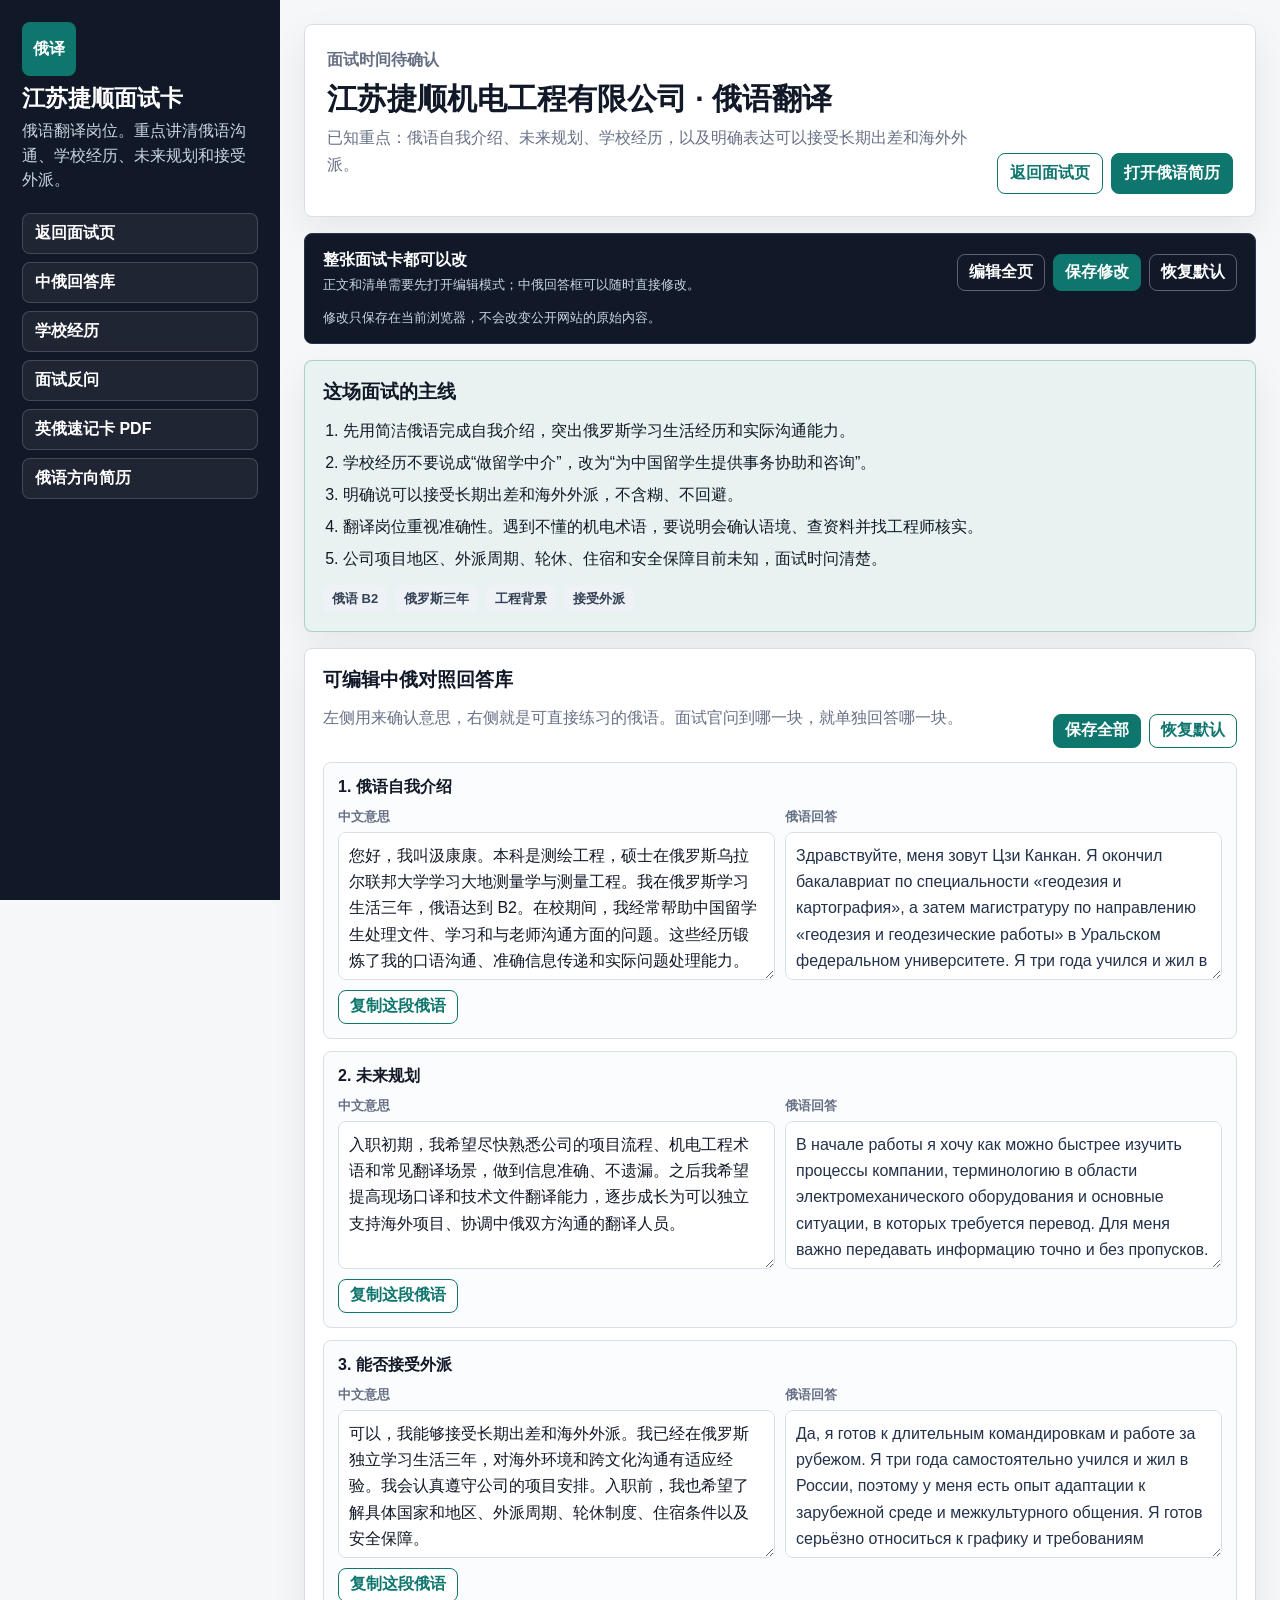
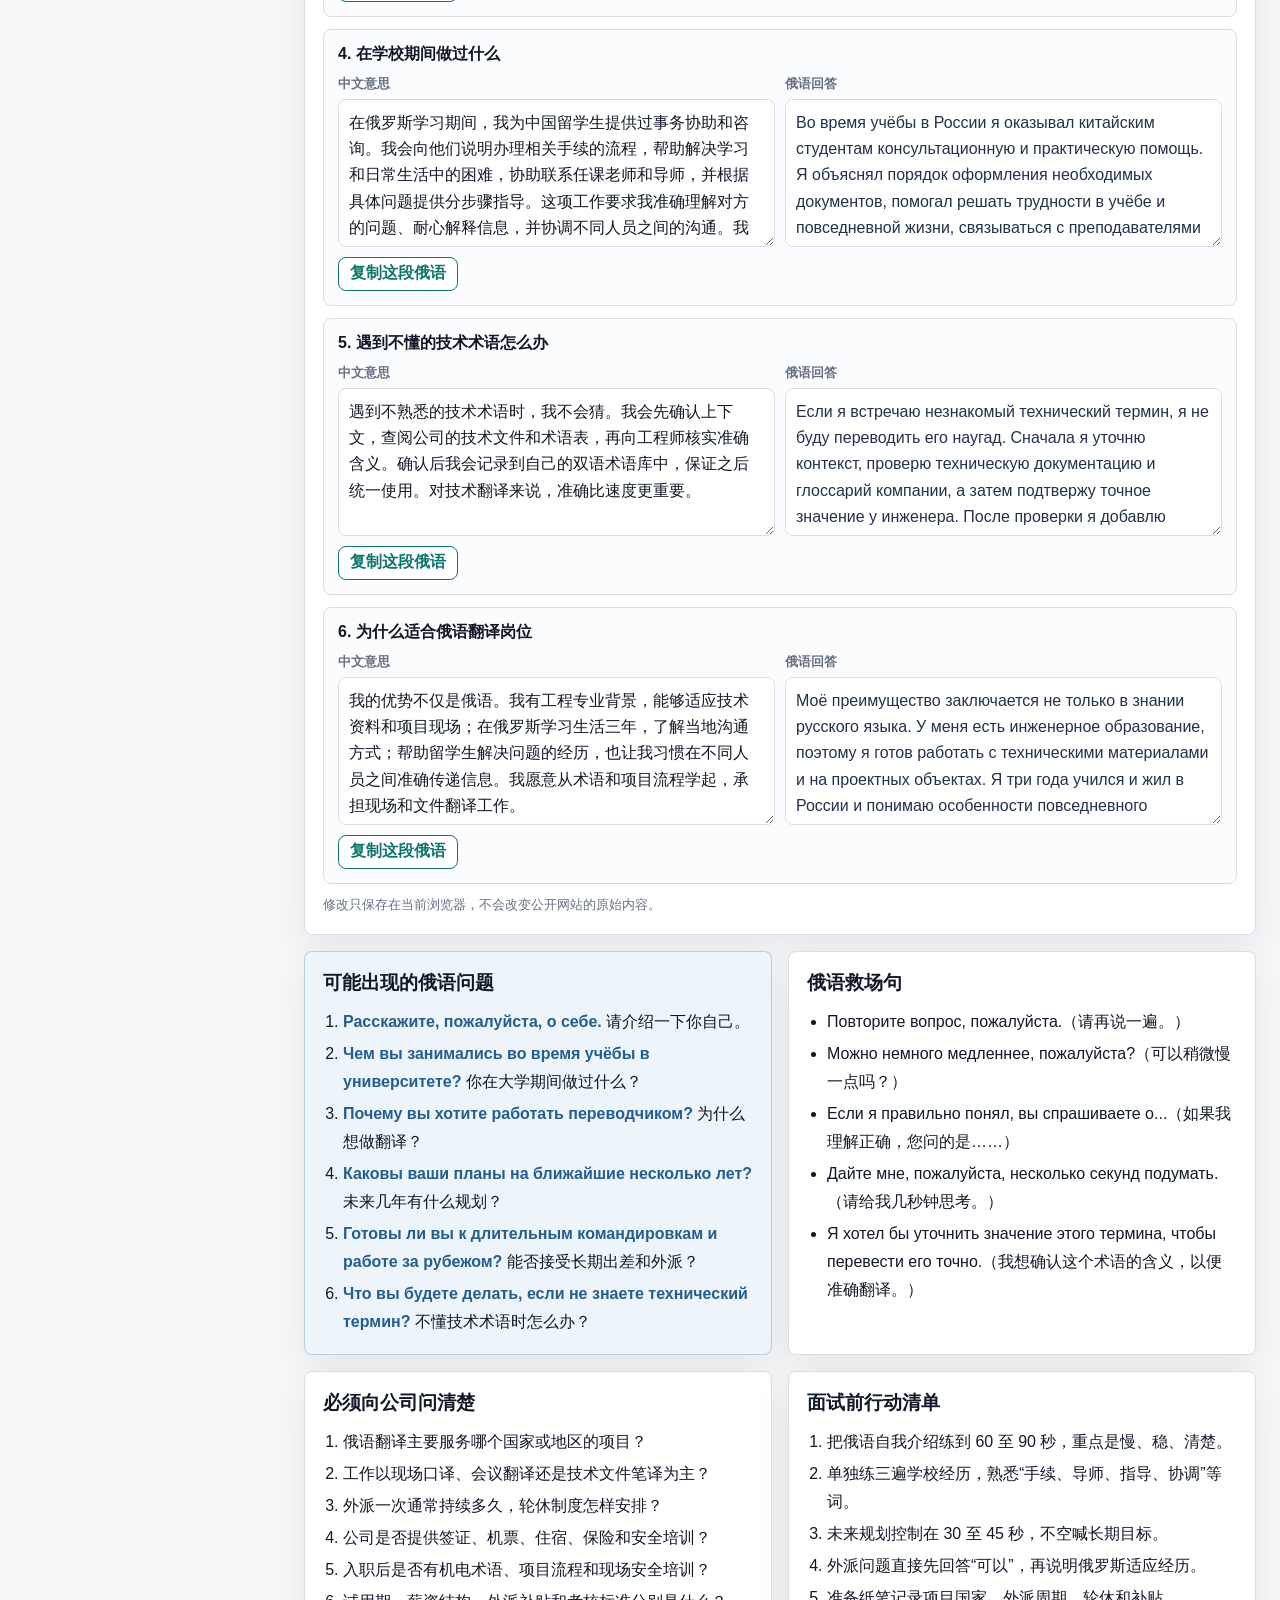
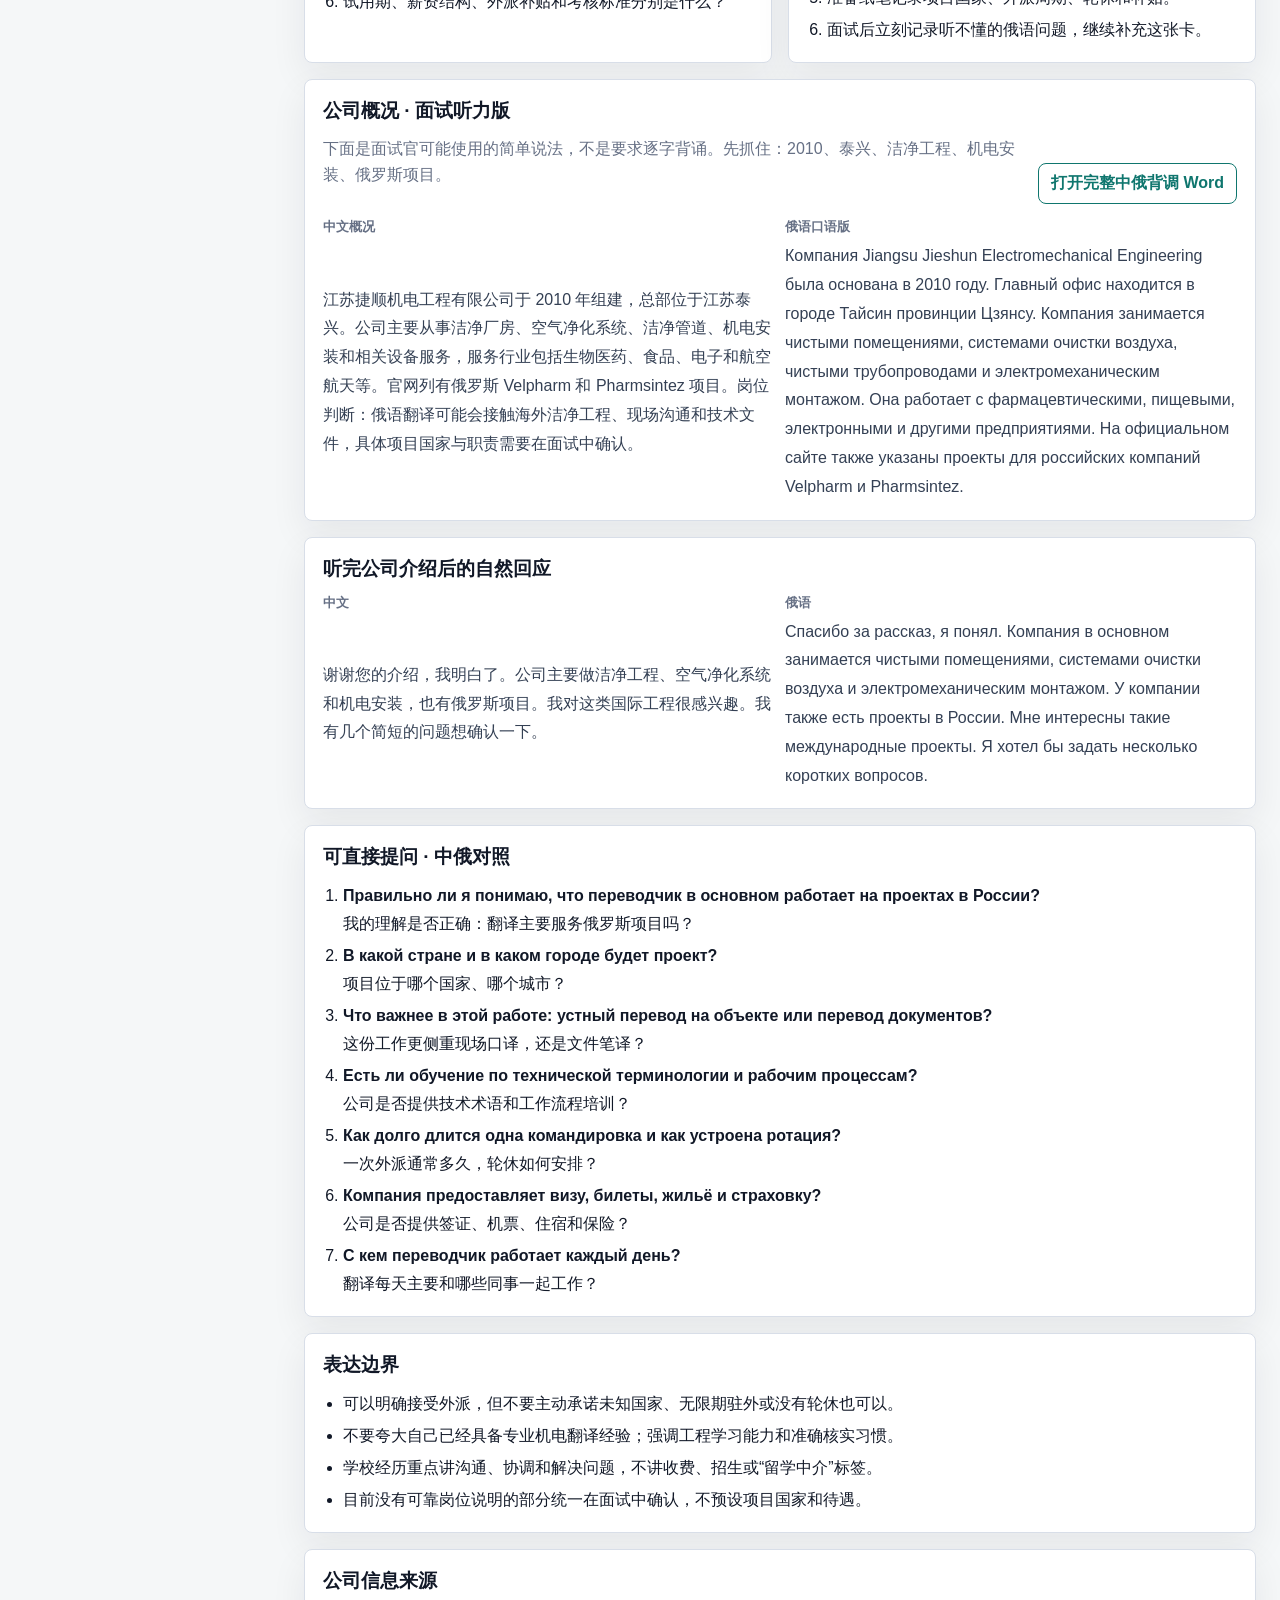
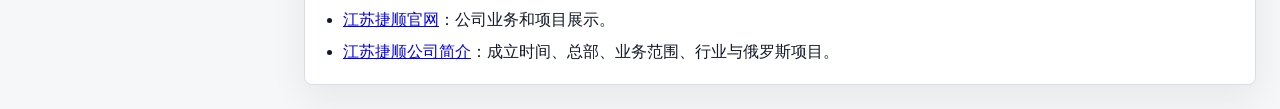
<file: 康康求职行动台/interviews/jieshun-russian-translator.html>
<!doctype html>
<html lang="zh-CN">
<head>
  <meta charset="utf-8">
  <meta name="viewport" content="width=device-width, initial-scale=1">
  <title>江苏捷顺俄语翻译面试卡</title>
  <link rel="stylesheet" href="interview-editor.css">
  <style>
    :root {
      --bg: #f5f7f8;
      --ink: #111827;
      --muted: #667085;
      --line: #d8dee8;
      --panel: #fff;
      --accent: #0f766e;
      --soft: #e8f3f1;
      --dark: #111827;
      --blue: #245d8f;
      --blue-soft: #edf5fb;
    }

    * { box-sizing: border-box; }

    body {
      margin: 0;
      min-height: 100vh;
      color: var(--ink);
      background: var(--bg);
      font-family: "Microsoft YaHei", "PingFang SC", Arial, sans-serif;
    }

    .shell {
      display: grid;
      grid-template-columns: 280px minmax(0, 1fr);
      min-height: 100vh;
    }

    aside {
      position: sticky;
      top: 0;
      height: 100vh;
      padding: 22px;
      overflow: auto;
      background: var(--dark);
      color: #fff;
    }

    .brand {
      display: grid;
      gap: 8px;
      margin-bottom: 20px;
    }

    .mark {
      display: grid;
      place-items: center;
      width: 54px;
      height: 54px;
      border-radius: 8px;
      background: var(--accent);
      font-weight: 800;
    }

    h1, h2, h3, h4, p { margin-top: 0; }

    h1 {
      margin-bottom: 6px;
      font-size: 23px;
      line-height: 1.25;
    }

    aside p {
      margin-bottom: 0;
      color: #cbd5e1;
      line-height: 1.55;
    }

    nav {
      display: grid;
      gap: 8px;
      margin-top: 20px;
    }

    nav a,
    .button {
      min-height: 38px;
      padding: 9px 12px;
      border: 1px solid rgba(255, 255, 255, .16);
      border-radius: 8px;
      color: #fff;
      text-decoration: none;
      background: rgba(255, 255, 255, .06);
      font-weight: 700;
    }

    nav a:hover {
      background: #fff;
      color: var(--dark);
    }

    main {
      display: grid;
      gap: 16px;
      padding: 24px;
    }

    .hero,
    .panel {
      border: 1px solid var(--line);
      border-radius: 8px;
      background: var(--panel);
      box-shadow: 0 14px 36px rgba(28, 35, 48, .07);
    }

    .hero {
      display: grid;
      grid-template-columns: minmax(0, 1fr) auto;
      gap: 16px;
      align-items: end;
      padding: 22px;
    }

    .eyebrow {
      margin-bottom: 8px;
      color: var(--accent);
      font-weight: 700;
    }

    .hero h2 {
      margin-bottom: 8px;
      font-size: 30px;
      line-height: 1.2;
    }

    .hero p,
    .muted {
      color: var(--muted);
      line-height: 1.65;
    }

    .actions {
      display: flex;
      flex-wrap: wrap;
      gap: 8px;
      justify-content: flex-end;
    }

    .button {
      display: inline-flex;
      align-items: center;
      justify-content: center;
      border-color: var(--accent);
      background: var(--accent);
    }

    .button.ghost {
      background: #fff;
      color: var(--accent);
    }

    .grid {
      display: grid;
      grid-template-columns: repeat(2, minmax(0, 1fr));
      gap: 16px;
    }

    .panel { padding: 18px; }

    .panel h3 {
      margin-bottom: 12px;
      font-size: 19px;
    }

    .focus {
      border-color: rgba(15, 118, 110, .28);
      background: var(--soft);
    }

    .translation-note {
      border-color: rgba(36, 93, 143, .25);
      background: var(--blue-soft);
    }

    ul, ol {
      margin: 0;
      padding-left: 20px;
      line-height: 1.75;
    }

    li + li { margin-top: 4px; }

    .script {
      margin: 0;
      color: #344054;
      line-height: 1.8;
      white-space: pre-line;
    }

    .tag-row {
      display: flex;
      flex-wrap: wrap;
      gap: 8px;
      margin-top: 12px;
    }

    .tag {
      padding: 5px 9px;
      border-radius: 8px;
      background: #eef2f7;
      color: #344054;
      font-size: 13px;
      font-weight: 700;
    }

    .edit-head {
      display: grid;
      grid-template-columns: minmax(0, 1fr) auto;
      gap: 12px;
      align-items: end;
      margin-bottom: 14px;
    }

    .answer-bank {
      display: grid;
      gap: 12px;
    }

    .answer-card {
      display: grid;
      gap: 10px;
      padding: 14px;
      border: 1px solid var(--line);
      border-radius: 8px;
      background: #fbfcfd;
    }

    .answer-card h4 {
      margin: 0;
      font-size: 16px;
    }

    .answer-grid {
      display: grid;
      grid-template-columns: repeat(2, minmax(0, 1fr));
      gap: 10px;
    }

    .edit-field {
      display: grid;
      gap: 6px;
    }

    .edit-field label {
      color: var(--muted);
      font-size: 13px;
      font-weight: 700;
    }

    .editable-answer {
      width: 100%;
      min-height: 148px;
      resize: vertical;
      padding: 10px;
      border: 1px solid var(--line);
      border-radius: 8px;
      color: var(--ink);
      background: #fff;
      font: inherit;
      line-height: 1.65;
    }

    .editable-answer[data-lang="ru"] { color: #23324a; }

    .copy-row {
      display: flex;
      flex-wrap: wrap;
      gap: 8px;
    }

    .small-btn {
      min-height: 34px;
      padding: 0 11px;
      border: 1px solid var(--accent);
      border-radius: 8px;
      background: #fff;
      color: var(--accent);
      font: inherit;
      font-weight: 700;
      cursor: pointer;
    }

    .small-btn.primary {
      background: var(--accent);
      color: #fff;
    }

    .save-status {
      min-height: 20px;
      margin: 12px 0 0;
      color: var(--muted);
      font-size: 13px;
    }

    .question-list strong { color: var(--blue); }

    @media (max-width: 920px) {
      .shell,
      .hero,
      .grid,
      .edit-head,
      .answer-grid {
        grid-template-columns: 1fr;
      }

      aside {
        position: relative;
        height: auto;
      }

      main { padding: 14px; }
      .actions { justify-content: flex-start; }
    }
  </style>
</head>
<body data-interview-storage-key="jieshun-russian-translator">
  <div class="shell">
    <aside>
      <div class="brand">
        <div class="mark">俄译</div>
        <div>
          <h1>江苏捷顺面试卡</h1>
          <p>俄语翻译岗位。重点讲清俄语沟通、学校经历、未来规划和接受外派。</p>
        </div>
      </div>
      <nav>
        <a href="../index.html#view=interview">返回面试页</a>
        <a href="#answer-bank">中俄回答库</a>
        <a href="#school-story">学校经历</a>
        <a href="#questions">面试反问</a>
        <a href="../materials/viewer.html?id=en-ru-intro-card">英俄速记卡 PDF</a>
        <a href="../materials/viewer.html?id=russian-sales-resume">俄语方向简历</a>
      </nav>
    </aside>

    <main>
      <section class="hero">
        <div>
          <p class="eyebrow">面试时间待确认</p>
          <h2>江苏捷顺机电工程有限公司 · 俄语翻译</h2>
          <p>已知重点：俄语自我介绍、未来规划、学校经历，以及明确表达可以接受长期出差和海外外派。</p>
        </div>
        <div class="actions">
          <a class="button ghost" href="../index.html#view=interview">返回面试页</a>
          <a class="button" href="../materials/viewer.html?id=russian-sales-resume">打开俄语简历</a>
        </div>
      </section>

      <section class="editor-toolbar" aria-label="面试卡编辑工具">
        <div>
          <strong>整张面试卡都可以改</strong>
          <span>正文和清单需要先打开编辑模式；中俄回答框可以随时直接修改。</span>
        </div>
        <div class="editor-actions">
          <button class="editor-button" type="button" data-edit-card>编辑全页</button>
          <button class="editor-button primary" type="button" data-save-card>保存修改</button>
          <button class="editor-button" type="button" data-reset-card>恢复默认</button>
        </div>
        <p class="editor-status" data-editor-status></p>
      </section>

      <section class="panel focus">
        <h3>这场面试的主线</h3>
        <ol>
          <li>先用简洁俄语完成自我介绍，突出俄罗斯学习生活经历和实际沟通能力。</li>
          <li>学校经历不要说成“做留学中介”，改为“为中国留学生提供事务协助和咨询”。</li>
          <li>明确说可以接受长期出差和海外外派，不含糊、不回避。</li>
          <li>翻译岗位重视准确性。遇到不懂的机电术语，要说明会确认语境、查资料并找工程师核实。</li>
          <li>公司项目地区、外派周期、轮休、住宿和安全保障目前未知，面试时问清楚。</li>
        </ol>
        <div class="tag-row">
          <span class="tag">俄语 B2</span>
          <span class="tag">俄罗斯三年</span>
          <span class="tag">工程背景</span>
          <span class="tag">接受外派</span>
        </div>
      </section>

      <section class="panel" id="answer-bank">
        <div class="edit-head">
          <div>
            <h3>可编辑中俄对照回答库</h3>
            <p class="muted">左侧用来确认意思，右侧就是可直接练习的俄语。面试官问到哪一块，就单独回答哪一块。</p>
          </div>
          <div class="copy-row">
            <button class="small-btn primary" type="button" data-save-answers>保存全部</button>
            <button class="small-btn" type="button" data-reset-answers>恢复默认</button>
          </div>
        </div>

        <div class="answer-bank">
          <article class="answer-card">
            <h4>1. 俄语自我介绍</h4>
            <div class="answer-grid">
              <div class="edit-field">
                <label>中文意思</label>
                <textarea class="editable-answer" data-answer-key="intro-cn" data-lang="cn">您好，我叫汲康康。本科是测绘工程，硕士在俄罗斯乌拉尔联邦大学学习大地测量学与测量工程。我在俄罗斯学习生活三年，俄语达到 B2。在校期间，我经常帮助中国留学生处理文件、学习和与老师沟通方面的问题。这些经历锻炼了我的口语沟通、准确信息传递和实际问题处理能力。我希望把俄语和工程思维用在国际项目的翻译工作中。</textarea>
              </div>
              <div class="edit-field">
                <label>俄语回答</label>
                <textarea class="editable-answer" data-answer-key="intro-ru" data-lang="ru">Здравствуйте, меня зовут Цзи Канкан. Я окончил бакалавриат по специальности «геодезия и картография», а затем магистратуру по направлению «геодезия и геодезические работы» в Уральском федеральном университете. Я три года учился и жил в России и владею русским языком на уровне B2. Во время учёбы я часто помогал китайским студентам решать вопросы, связанные с документами, учёбой и общением с преподавателями. Этот опыт развил мои навыки устной коммуникации, точной передачи информации и решения практических вопросов. Я хотел бы применять русский язык и инженерное мышление в работе переводчика на международных проектах.</textarea>
              </div>
            </div>
            <div class="copy-row"><button class="small-btn" type="button" data-copy-answer="intro-ru">复制这段俄语</button></div>
          </article>

          <article class="answer-card">
            <h4>2. 未来规划</h4>
            <div class="answer-grid">
              <div class="edit-field">
                <label>中文意思</label>
                <textarea class="editable-answer" data-answer-key="plan-cn" data-lang="cn">入职初期，我希望尽快熟悉公司的项目流程、机电工程术语和常见翻译场景，做到信息准确、不遗漏。之后我希望提高现场口译和技术文件翻译能力，逐步成长为可以独立支持海外项目、协调中俄双方沟通的翻译人员。</textarea>
              </div>
              <div class="edit-field">
                <label>俄语回答</label>
                <textarea class="editable-answer" data-answer-key="plan-ru" data-lang="ru">В начале работы я хочу как можно быстрее изучить процессы компании, терминологию в области электромеханического оборудования и основные ситуации, в которых требуется перевод. Для меня важно передавать информацию точно и без пропусков. В дальнейшем я хочу улучшать навыки устного перевода на объекте и перевода технических документов, чтобы самостоятельно поддерживать зарубежные проекты и координировать коммуникацию между китайской и русскоязычной сторонами.</textarea>
              </div>
            </div>
            <div class="copy-row"><button class="small-btn" type="button" data-copy-answer="plan-ru">复制这段俄语</button></div>
          </article>

          <article class="answer-card">
            <h4>3. 能否接受外派</h4>
            <div class="answer-grid">
              <div class="edit-field">
                <label>中文意思</label>
                <textarea class="editable-answer" data-answer-key="assignment-cn" data-lang="cn">可以，我能够接受长期出差和海外外派。我已经在俄罗斯独立学习生活三年，对海外环境和跨文化沟通有适应经验。我会认真遵守公司的项目安排。入职前，我也希望了解具体国家和地区、外派周期、轮休制度、住宿条件以及安全保障。</textarea>
              </div>
              <div class="edit-field">
                <label>俄语回答</label>
                <textarea class="editable-answer" data-answer-key="assignment-ru" data-lang="ru">Да, я готов к длительным командировкам и работе за рубежом. Я три года самостоятельно учился и жил в России, поэтому у меня есть опыт адаптации к зарубежной среде и межкультурного общения. Я готов серьёзно относиться к графику и требованиям проекта. Перед началом работы мне также хотелось бы уточнить страну и регион, продолжительность командировки, режим ротации, условия проживания и меры безопасности.</textarea>
              </div>
            </div>
            <div class="copy-row"><button class="small-btn" type="button" data-copy-answer="assignment-ru">复制这段俄语</button></div>
          </article>

          <article class="answer-card" id="school-story">
            <h4>4. 在学校期间做过什么</h4>
            <div class="answer-grid">
              <div class="edit-field">
                <label>中文意思</label>
                <textarea class="editable-answer" data-answer-key="school-cn" data-lang="cn">在俄罗斯学习期间，我为中国留学生提供过事务协助和咨询。我会向他们说明办理相关手续的流程，帮助解决学习和日常生活中的困难，协助联系任课老师和导师，并根据具体问题提供分步骤指导。这项工作要求我准确理解对方的问题、耐心解释信息，并协调不同人员之间的沟通。我认为这段经历对翻译工作很有帮助。</textarea>
              </div>
              <div class="edit-field">
                <label>俄语回答</label>
                <textarea class="editable-answer" data-answer-key="school-ru" data-lang="ru">Во время учёбы в России я оказывал китайским студентам консультационную и практическую помощь. Я объяснял порядок оформления необходимых документов, помогал решать трудности в учёбе и повседневной жизни, связываться с преподавателями и научными руководителями, а также давал пошаговые рекомендации в зависимости от ситуации. В этой работе было важно точно понимать вопрос, терпеливо объяснять информацию и координировать общение между несколькими сторонами. Я думаю, что этот опыт напрямую полезен для работы переводчика.</textarea>
              </div>
            </div>
            <div class="copy-row"><button class="small-btn" type="button" data-copy-answer="school-ru">复制这段俄语</button></div>
          </article>

          <article class="answer-card">
            <h4>5. 遇到不懂的技术术语怎么办</h4>
            <div class="answer-grid">
              <div class="edit-field">
                <label>中文意思</label>
                <textarea class="editable-answer" data-answer-key="terms-cn" data-lang="cn">遇到不熟悉的技术术语时，我不会猜。我会先确认上下文，查阅公司的技术文件和术语表，再向工程师核实准确含义。确认后我会记录到自己的双语术语库中，保证之后统一使用。对技术翻译来说，准确比速度更重要。</textarea>
              </div>
              <div class="edit-field">
                <label>俄语回答</label>
                <textarea class="editable-answer" data-answer-key="terms-ru" data-lang="ru">Если я встречаю незнакомый технический термин, я не буду переводить его наугад. Сначала я уточню контекст, проверю техническую документацию и глоссарий компании, а затем подтвержу точное значение у инженера. После проверки я добавлю термин в свой двуязычный словарь, чтобы дальше использовать единый вариант. В техническом переводе точность важнее поспешной догадки.</textarea>
              </div>
            </div>
            <div class="copy-row"><button class="small-btn" type="button" data-copy-answer="terms-ru">复制这段俄语</button></div>
          </article>

          <article class="answer-card">
            <h4>6. 为什么适合俄语翻译岗位</h4>
            <div class="answer-grid">
              <div class="edit-field">
                <label>中文意思</label>
                <textarea class="editable-answer" data-answer-key="fit-cn" data-lang="cn">我的优势不仅是俄语。我有工程专业背景，能够适应技术资料和项目现场；在俄罗斯学习生活三年，了解当地沟通方式；帮助留学生解决问题的经历，也让我习惯在不同人员之间准确传递信息。我愿意从术语和项目流程学起，承担现场和文件翻译工作。</textarea>
              </div>
              <div class="edit-field">
                <label>俄语回答</label>
                <textarea class="editable-answer" data-answer-key="fit-ru" data-lang="ru">Моё преимущество заключается не только в знании русского языка. У меня есть инженерное образование, поэтому я готов работать с техническими материалами и на проектных объектах. Я три года учился и жил в России и понимаю особенности повседневного общения. Опыт помощи студентам научил меня точно передавать информацию между разными людьми. Я готов изучать терминологию и процессы компании и выполнять как устный перевод на объекте, так и перевод документов.</textarea>
              </div>
            </div>
            <div class="copy-row"><button class="small-btn" type="button" data-copy-answer="fit-ru">复制这段俄语</button></div>
          </article>
        </div>
        <p class="save-status" data-editor-status>修改后点击“保存全部”，内容会保存在当前浏览器。</p>
      </section>

      <div class="grid">
        <section class="panel translation-note">
          <h3>可能出现的俄语问题</h3>
          <ol class="question-list">
            <li><strong>Расскажите, пожалуйста, о себе.</strong> 请介绍一下你自己。</li>
            <li><strong>Чем вы занимались во время учёбы в университете?</strong> 你在大学期间做过什么？</li>
            <li><strong>Почему вы хотите работать переводчиком?</strong> 为什么想做翻译？</li>
            <li><strong>Каковы ваши планы на ближайшие несколько лет?</strong> 未来几年有什么规划？</li>
            <li><strong>Готовы ли вы к длительным командировкам и работе за рубежом?</strong> 能否接受长期出差和外派？</li>
            <li><strong>Что вы будете делать, если не знаете технический термин?</strong> 不懂技术术语时怎么办？</li>
          </ol>
        </section>

        <section class="panel">
          <h3>俄语救场句</h3>
          <ul>
            <li>Повторите вопрос, пожалуйста.（请再说一遍。）</li>
            <li>Можно немного медленнее, пожалуйста?（可以稍微慢一点吗？）</li>
            <li>Если я правильно понял, вы спрашиваете о...（如果我理解正确，您问的是……）</li>
            <li>Дайте мне, пожалуйста, несколько секунд подумать.（请给我几秒钟思考。）</li>
            <li>Я хотел бы уточнить значение этого термина, чтобы перевести его точно.（我想确认这个术语的含义，以便准确翻译。）</li>
          </ul>
        </section>
      </div>

      <div class="grid" id="questions">
        <section class="panel">
          <h3>必须向公司问清楚</h3>
          <ol>
            <li>俄语翻译主要服务哪个国家或地区的项目？</li>
            <li>工作以现场口译、会议翻译还是技术文件笔译为主？</li>
            <li>外派一次通常持续多久，轮休制度怎样安排？</li>
            <li>公司是否提供签证、机票、住宿、保险和安全培训？</li>
            <li>入职后是否有机电术语、项目流程和现场安全培训？</li>
            <li>试用期、薪资结构、外派补贴和考核标准分别是什么？</li>
          </ol>
        </section>

        <section class="panel">
          <h3>面试前行动清单</h3>
          <ol>
            <li>把俄语自我介绍练到 60 至 90 秒，重点是慢、稳、清楚。</li>
            <li>单独练三遍学校经历，熟悉“手续、导师、指导、协调”等词。</li>
            <li>未来规划控制在 30 至 45 秒，不空喊长期目标。</li>
            <li>外派问题直接先回答“可以”，再说明俄罗斯适应经历。</li>
            <li>准备纸笔记录项目国家、外派周期、轮休和补贴。</li>
            <li>面试后立刻记录听不懂的俄语问题，继续补充这张卡。</li>
          </ol>
        </section>
      </div>

      <section class="panel" id="company-intro">
        <div class="edit-head">
          <div>
            <h3>公司概况 · 面试听力版</h3>
            <p class="muted">下面是面试官可能使用的简单说法，不是要求逐字背诵。先抓住：2010、泰兴、洁净工程、机电安装、俄罗斯项目。</p>
          </div>
          <a class="button ghost" href="../../assets/docs/公司背调与俄语问答/江苏捷顺机电工程有限公司-背调与俄语问答.docx">打开完整中俄背调 Word</a>
        </div>
        <div class="answer-grid">
          <div class="edit-field">
            <label>中文概况</label>
            <p class="script">江苏捷顺机电工程有限公司于 2010 年组建，总部位于江苏泰兴。公司主要从事洁净厂房、空气净化系统、洁净管道、机电安装和相关设备服务，服务行业包括生物医药、食品、电子和航空航天等。官网列有俄罗斯 Velpharm 和 Pharmsintez 项目。岗位判断：俄语翻译可能会接触海外洁净工程、现场沟通和技术文件，具体项目国家与职责需要在面试中确认。</p>
          </div>
          <div class="edit-field">
            <label>俄语口语版</label>
            <p class="script">Компания Jiangsu Jieshun Electromechanical Engineering была основана в 2010 году. Главный офис находится в городе Тайсин провинции Цзянсу. Компания занимается чистыми помещениями, системами очистки воздуха, чистыми трубопроводами и электромеханическим монтажом. Она работает с фармацевтическими, пищевыми, электронными и другими предприятиями. На официальном сайте также указаны проекты для российских компаний Velpharm и Pharmsintez.</p>
          </div>
        </div>
      </section>

      <section class="panel">
        <h3>听完公司介绍后的自然回应</h3>
        <div class="answer-grid">
          <div class="edit-field">
            <label>中文</label>
            <p class="script">谢谢您的介绍，我明白了。公司主要做洁净工程、空气净化系统和机电安装，也有俄罗斯项目。我对这类国际工程很感兴趣。我有几个简短的问题想确认一下。</p>
          </div>
          <div class="edit-field">
            <label>俄语</label>
            <p class="script">Спасибо за рассказ, я понял. Компания в основном занимается чистыми помещениями, системами очистки воздуха и электромеханическим монтажом. У компании также есть проекты в России. Мне интересны такие международные проекты. Я хотел бы задать несколько коротких вопросов.</p>
          </div>
        </div>
      </section>

      <section class="panel">
        <h3>可直接提问 · 中俄对照</h3>
        <ol>
          <li><strong>Правильно ли я понимаю, что переводчик в основном работает на проектах в России?</strong><br>我的理解是否正确：翻译主要服务俄罗斯项目吗？</li>
          <li><strong>В какой стране и в каком городе будет проект?</strong><br>项目位于哪个国家、哪个城市？</li>
          <li><strong>Что важнее в этой работе: устный перевод на объекте или перевод документов?</strong><br>这份工作更侧重现场口译，还是文件笔译？</li>
          <li><strong>Есть ли обучение по технической терминологии и рабочим процессам?</strong><br>公司是否提供技术术语和工作流程培训？</li>
          <li><strong>Как долго длится одна командировка и как устроена ротация?</strong><br>一次外派通常多久，轮休如何安排？</li>
          <li><strong>Компания предоставляет визу, билеты, жильё и страховку?</strong><br>公司是否提供签证、机票、住宿和保险？</li>
          <li><strong>С кем переводчик работает каждый день?</strong><br>翻译每天主要和哪些同事一起工作？</li>
        </ol>
      </section>

      <section class="panel">
        <h3>表达边界</h3>
        <ul>
          <li>可以明确接受外派，但不要主动承诺未知国家、无限期驻外或没有轮休也可以。</li>
          <li>不要夸大自己已经具备专业机电翻译经验；强调工程学习能力和准确核实习惯。</li>
          <li>学校经历重点讲沟通、协调和解决问题，不讲收费、招生或“留学中介”标签。</li>
          <li>目前没有可靠岗位说明的部分统一在面试中确认，不预设项目国家和待遇。</li>
        </ul>
      </section>

      <section class="panel source-list">
        <h3>公司信息来源</h3>
        <ul>
          <li><a href="https://www.jsjieshun.com/" target="_blank" rel="noreferrer">江苏捷顺官网</a>：公司业务和项目展示。</li>
          <li><a href="https://www.jsjieshun.com/aboutus.asp" target="_blank" rel="noreferrer">江苏捷顺公司简介</a>：成立时间、总部、业务范围、行业与俄罗斯项目。</li>
        </ul>
      </section>
    </main>
  </div>
  <script src="interview-editor.js"></script>
</body>
</html>
</file>
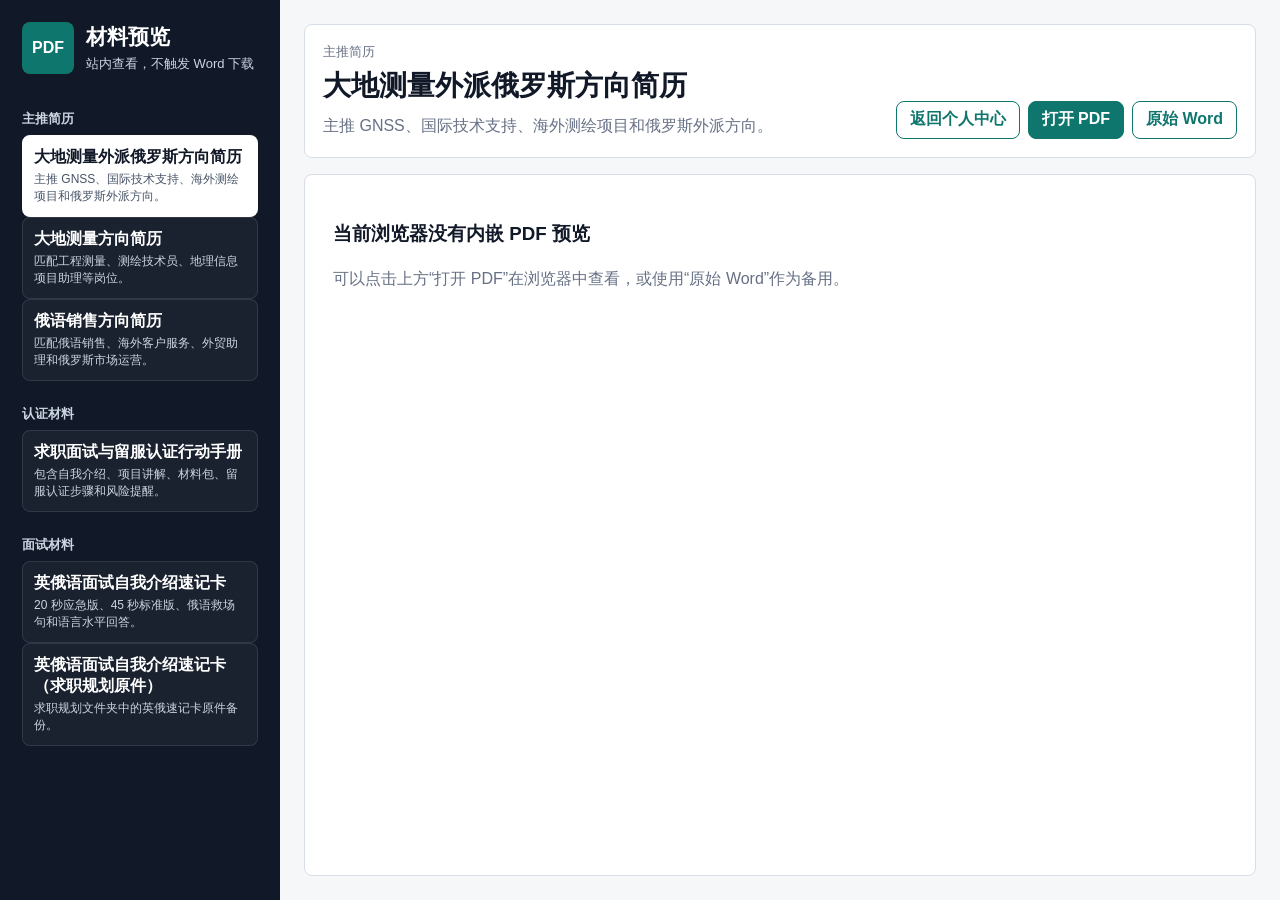
<file: 康康求职行动台/materials/viewer.html>
<!doctype html>
<html lang="zh-CN">
<head>
  <meta charset="utf-8">
  <meta name="viewport" content="width=device-width, initial-scale=1">
  <title>材料预览</title>
  <link rel="stylesheet" href="viewer.css">
</head>
<body>
  <main class="viewer-shell">
    <aside class="sidebar">
      <div class="brand">
        <div class="mark">PDF</div>
        <div>
          <h1>材料预览</h1>
          <p>站内查看，不触发 Word 下载</p>
        </div>
      </div>
      <nav class="material-nav" id="materialNav"></nav>
    </aside>

    <section class="viewer-main">
      <header class="viewer-top">
        <div>
          <p class="eyebrow" id="materialGroup">核心材料</p>
          <h2 id="materialTitle">正在加载材料</h2>
          <p id="materialDescription">请稍等。</p>
        </div>
        <div class="actions">
          <a class="button ghost" href="../index.html#view=profile">返回个人中心</a>
          <a class="button" id="openPdf" href="#">打开 PDF</a>
          <a class="button ghost" id="openDocx" href="#">原始 Word</a>
        </div>
      </header>

      <section class="pdf-panel">
        <object id="pdfObject" data="" type="application/pdf">
          <div class="fallback">
            <h3>当前浏览器没有内嵌 PDF 预览</h3>
            <p>可以点击上方“打开 PDF”在浏览器中查看，或使用“原始 Word”作为备用。</p>
          </div>
        </object>
      </section>
    </section>
  </main>

  <script src="catalog.js"></script>
  <script src="viewer.js"></script>
</body>
</html>
</file>
<file: 岗位匹配打分器/styles.css>
:root {
  --bg: #f5f7f8;
  --ink: #1f2933;
  --muted: #667085;
  --line: #d7dde6;
  --panel: #fff;
  --accent: #0f766e;
  --dark: #111827;
  --soft: #e8f3f1;
  --warn: #fff7ed;
}

* { box-sizing: border-box; }

body {
  margin: 0;
  min-height: 100vh;
  color: var(--ink);
  background: var(--bg);
  font-family: "Microsoft YaHei", Arial, sans-serif;
}

button, textarea { font: inherit; }
button { cursor: pointer; }

main {
  display: grid;
  gap: 18px;
  padding: 22px;
}

header {
  display: grid;
  grid-template-columns: 1fr 82px;
  gap: 16px;
  align-items: center;
  padding: 22px;
  border-radius: 8px;
  background: var(--dark);
  color: white;
}

header p {
  margin: 0 0 6px;
  color: #cbd5e1;
}

h1, h2, p { margin-top: 0; }
h1 { margin-bottom: 0; font-size: clamp(30px, 5vw, 48px); }
h2 { margin-bottom: 12px; font-size: 20px; }

header img {
  width: 82px;
  height: 82px;
  object-fit: cover;
  border: 2px solid rgba(255,255,255,.3);
  border-radius: 8px;
}

.workbench {
  display: grid;
  grid-template-columns: minmax(0, 1fr) minmax(340px, .8fr);
  gap: 18px;
}

.panel {
  padding: 18px;
  border: 1px solid var(--line);
  border-radius: 8px;
  background: var(--panel);
  box-shadow: 0 14px 36px rgba(28, 35, 48, .08);
}

textarea {
  width: 100%;
  min-height: 360px;
  resize: vertical;
  padding: 14px;
  border: 1px solid var(--line);
  border-radius: 8px;
  color: var(--ink);
  line-height: 1.6;
}

.actions {
  display: flex;
  flex-wrap: wrap;
  gap: 10px;
  margin-top: 12px;
}

button {
  min-height: 40px;
  padding: 0 14px;
  border: 1px solid var(--line);
  border-radius: 8px;
  background: white;
  color: var(--ink);
}

#score {
  border-color: var(--accent);
  background: var(--accent);
  color: white;
}

.summary {
  padding: 14px;
  border-radius: 8px;
  background: var(--soft);
  color: #134e4a;
  line-height: 1.6;
}

.scores {
  display: grid;
  gap: 12px;
  margin-top: 14px;
}

.score-row {
  display: grid;
  grid-template-columns: 130px 1fr 46px;
  gap: 10px;
  align-items: center;
}

.bar {
  height: 14px;
  border-radius: 999px;
  background: #eef2f6;
  overflow: hidden;
}

.bar span {
  display: block;
  height: 100%;
  width: var(--w);
  background: var(--accent);
}

.advice {
  display: grid;
  grid-template-columns: repeat(3, minmax(240px, 1fr));
  gap: 12px;
}

.advice-card {
  padding: 14px;
  border: 1px solid var(--line);
  border-radius: 8px;
  background: #fbfcfd;
}

.advice-card h3 {
  margin: 0 0 8px;
  font-size: 17px;
}

.advice-card p,
.summary,
.score-row {
  color: var(--muted);
}

.advice-card strong {
  color: var(--ink);
}

@media (max-width: 980px) {
  .workbench,
  .advice {
    grid-template-columns: 1fr;
  }
}

@media (max-width: 560px) {
  main { padding: 14px; }
  header { grid-template-columns: 1fr; }
  textarea { min-height: 260px; }
  .score-row { grid-template-columns: 1fr; }
}
</file>
<file: 英俄面试练习器/styles.css>
:root {
  --bg: #f4f6f8;
  --ink: #202631;
  --muted: #667085;
  --line: #d7dde6;
  --panel: #fff;
  --accent: #14532d;
  --accent-2: #164e63;
  --soft: #e9f4ee;
  --dark: #101828;
}

* { box-sizing: border-box; }

body {
  margin: 0;
  min-height: 100vh;
  color: var(--ink);
  background: var(--bg);
  font-family: "Microsoft YaHei", Arial, sans-serif;
}

button, input { font: inherit; }
button { cursor: pointer; }

.app {
  display: grid;
  grid-template-columns: minmax(0, 1fr) 360px;
  gap: 18px;
  min-height: 100vh;
  padding: 22px;
}

.practice,
.coach {
  display: grid;
  gap: 18px;
  align-content: start;
}

header {
  display: grid;
  grid-template-columns: 1fr 86px;
  gap: 16px;
  align-items: center;
  padding: 22px;
  border-radius: 8px;
  background: var(--dark);
  color: white;
}

header img {
  width: 86px;
  height: 86px;
  object-fit: cover;
  border-radius: 8px;
  border: 2px solid rgba(255,255,255,.3);
}

.header-link {
  display: inline-flex;
  align-items: center;
  min-height: 38px;
  margin-top: 12px;
  padding: 0 14px;
  border: 1px solid rgba(255,255,255,.35);
  border-radius: 8px;
  color: white;
  text-decoration: none;
  background: rgba(255,255,255,.1);
}

.header-link:hover {
  background: rgba(255,255,255,.18);
}

h1, h2, p { margin-top: 0; }
h1 { margin-bottom: 0; font-size: 34px; }
.eyebrow { margin-bottom: 6px; color: #cbd5e1; }

.question-board,
.answer,
.panel {
  border: 1px solid var(--line);
  border-radius: 8px;
  background: var(--panel);
  box-shadow: 0 14px 36px rgba(28, 35, 48, .08);
}

.question-board {
  display: grid;
  gap: 18px;
  padding: 22px;
}

.mode-row {
  display: grid;
  grid-template-columns: repeat(4, minmax(0, 1fr));
  gap: 8px;
}

.mode,
.actions button,
.timer-buttons button,
#saveLog,
#clearLog {
  min-height: 38px;
  border: 1px solid var(--line);
  border-radius: 8px;
  background: white;
  color: var(--ink);
}

.mode.active,
.actions button:first-child,
#start,
#saveLog {
  border-color: var(--accent);
  background: var(--accent);
  color: white;
}

.label {
  margin-bottom: -8px;
  color: var(--muted);
}

#question {
  min-height: 150px;
  margin-bottom: 0;
  font-size: clamp(26px, 4vw, 48px);
  line-height: 1.25;
}

.actions,
.timer-buttons {
  display: flex;
  flex-wrap: wrap;
  gap: 10px;
}

.actions button {
  padding: 0 14px;
}

.answer {
  display: none;
  padding: 22px;
  color: var(--muted);
  font-size: 18px;
  line-height: 1.75;
}

.answer.show {
  display: block;
}

.panel {
  display: grid;
  gap: 12px;
  padding: 16px;
}

.panel h2 {
  margin-bottom: 0;
  font-size: 18px;
}

.timer {
  display: grid;
  place-items: center;
  min-height: 110px;
  border-radius: 8px;
  background: var(--dark);
  color: white;
  font-size: 46px;
  font-weight: 700;
}

.hint,
.log p {
  margin-bottom: 0;
  color: var(--muted);
  line-height: 1.55;
}

label {
  display: grid;
  grid-template-columns: 24px 1fr;
  gap: 8px;
  align-items: start;
  color: #344054;
  line-height: 1.45;
}

input[type="checkbox"] {
  width: 18px;
  height: 18px;
  accent-color: var(--accent);
}

.phrase {
  min-height: 40px;
  padding: 8px 10px;
  border: 1px solid var(--line);
  border-radius: 8px;
  background: var(--soft);
  color: #14532d;
  text-align: left;
  line-height: 1.45;
}

.panel-head {
  display: flex;
  align-items: center;
  justify-content: space-between;
  gap: 10px;
}

#clearLog {
  width: 36px;
  font-size: 20px;
}

.log {
  display: grid;
  gap: 8px;
}

.log-item {
  padding: 10px;
  border: 1px solid var(--line);
  border-radius: 8px;
  background: #fbfcfd;
}

.log-item strong {
  display: block;
  margin-bottom: 4px;
}

.toast {
  position: fixed;
  right: 22px;
  bottom: 22px;
  padding: 11px 14px;
  border-radius: 8px;
  background: var(--dark);
  color: white;
  opacity: 0;
  transform: translateY(8px);
  transition: .18s ease;
}

.toast.show {
  opacity: 1;
  transform: translateY(0);
}

@media (max-width: 980px) {
  .app {
    grid-template-columns: 1fr;
  }
}

@media (max-width: 560px) {
  .app { padding: 14px; }
  header { grid-template-columns: 1fr; }
  .mode-row { grid-template-columns: repeat(2, minmax(0, 1fr)); }
  #question { min-height: 120px; }
}
</file>
<file: 康康求职行动台/interviews/interview-editor.css>
.editor-toolbar {
  display: grid;
  grid-template-columns: minmax(0, 1fr) auto;
  gap: 14px;
  align-items: center;
  padding: 16px 18px;
  border: 1px solid #273449;
  border-radius: 8px;
  background: #111827;
  color: #fff;
}

.editor-toolbar strong,
.editor-toolbar span {
  display: block;
}

.editor-toolbar span {
  margin-top: 4px;
  color: #cbd5e1;
  font-size: 13px;
  line-height: 1.55;
}

.editor-actions {
  display: flex;
  flex-wrap: wrap;
  gap: 8px;
  justify-content: flex-end;
}

.editor-button {
  min-height: 36px;
  padding: 7px 11px;
  border: 1px solid rgba(255, 255, 255, .32);
  border-radius: 8px;
  background: transparent;
  color: #fff;
  font: inherit;
  font-weight: 700;
  cursor: pointer;
}

.editor-button.primary {
  border-color: #0f766e;
  background: #0f766e;
}

.editor-button:hover {
  border-color: #fff;
}

.editor-status {
  grid-column: 1 / -1;
  min-height: 18px;
  margin: 0;
  color: #cbd5e1;
  font-size: 13px;
}

.card-editing [data-card-editable="true"] {
  outline: 2px dashed #0f766e;
  outline-offset: 4px;
  border-radius: 4px;
  background: rgba(232, 243, 241, .62);
}

.card-editing [data-card-editable="true"]:focus {
  outline-style: solid;
  background: #fff;
}

@media (max-width: 720px) {
  .editor-toolbar {
    grid-template-columns: 1fr;
  }

  .editor-actions {
    justify-content: flex-start;
  }
}
</file>
<file: 康康求职行动台/materials/viewer.css>
:root {
  --bg: #f6f7f9;
  --ink: #111827;
  --muted: #667085;
  --line: #d8dee8;
  --panel: #fff;
  --accent: #0f766e;
  --soft: #e8f3f1;
}

* {
  box-sizing: border-box;
}

body {
  margin: 0;
  min-height: 100vh;
  color: var(--ink);
  background: var(--bg);
  font-family: "Microsoft YaHei", "PingFang SC", Arial, sans-serif;
}

.viewer-shell {
  display: grid;
  grid-template-columns: 280px minmax(0, 1fr);
  min-height: 100vh;
}

.sidebar {
  position: sticky;
  top: 0;
  height: 100vh;
  padding: 22px;
  background: #111827;
  color: white;
  overflow: auto;
}

.brand {
  display: grid;
  grid-template-columns: 52px 1fr;
  gap: 12px;
  align-items: center;
  margin-bottom: 20px;
}

.mark {
  display: grid;
  place-items: center;
  width: 52px;
  height: 52px;
  border-radius: 8px;
  background: var(--accent);
  font-weight: 800;
}

.brand h1 {
  margin: 0 0 4px;
  font-size: 21px;
}

.brand p,
.eyebrow,
#materialDescription {
  color: var(--muted);
}

.brand p {
  margin: 0;
  color: #cbd5e1;
  font-size: 13px;
}

.material-nav {
  display: grid;
  gap: 8px;
}

.nav-group {
  margin: 16px 0 7px;
  color: #cbd5e1;
  font-size: 13px;
  font-weight: 700;
}

.nav-link {
  display: grid;
  gap: 3px;
  padding: 11px;
  border: 1px solid rgba(255,255,255,.1);
  border-radius: 8px;
  background: rgba(255,255,255,.04);
  color: white;
  text-decoration: none;
}

.nav-link.active,
.nav-link:hover {
  background: white;
  color: #111827;
}

.nav-link span {
  color: #cbd5e1;
  font-size: 12px;
}

.nav-link.active span,
.nav-link:hover span {
  color: #475467;
}

.viewer-main {
  display: grid;
  grid-template-rows: auto minmax(0, 1fr);
  gap: 16px;
  padding: 24px;
}

.viewer-top {
  display: grid;
  grid-template-columns: minmax(0, 1fr) auto;
  gap: 16px;
  align-items: end;
  padding: 18px;
  border: 1px solid var(--line);
  border-radius: 8px;
  background: var(--panel);
}

.eyebrow {
  margin: 0 0 6px;
  font-size: 13px;
}

h2 {
  margin: 0 0 8px;
  font-size: 28px;
}

#materialDescription {
  margin: 0;
  line-height: 1.6;
}

.actions {
  display: flex;
  flex-wrap: wrap;
  gap: 8px;
  justify-content: flex-end;
}

.button {
  display: inline-flex;
  align-items: center;
  justify-content: center;
  min-height: 38px;
  padding: 0 13px;
  border: 1px solid var(--accent);
  border-radius: 8px;
  background: var(--accent);
  color: white;
  text-decoration: none;
  font-weight: 700;
}

.button.ghost {
  background: white;
  color: var(--accent);
}

.pdf-panel {
  min-height: 680px;
  border: 1px solid var(--line);
  border-radius: 8px;
  background: var(--panel);
  overflow: hidden;
}

object {
  width: 100%;
  height: 100%;
  min-height: 680px;
  display: block;
}

.fallback {
  padding: 28px;
}

.fallback p {
  color: var(--muted);
  line-height: 1.6;
}

@media (max-width: 900px) {
  .viewer-shell,
  .viewer-top {
    grid-template-columns: 1fr;
  }

  .sidebar {
    position: relative;
    height: auto;
  }

  .viewer-main {
    padding: 14px;
  }

  .pdf-panel,
  object {
    min-height: 560px;
  }

  .actions {
    justify-content: flex-start;
  }
}
</file>
